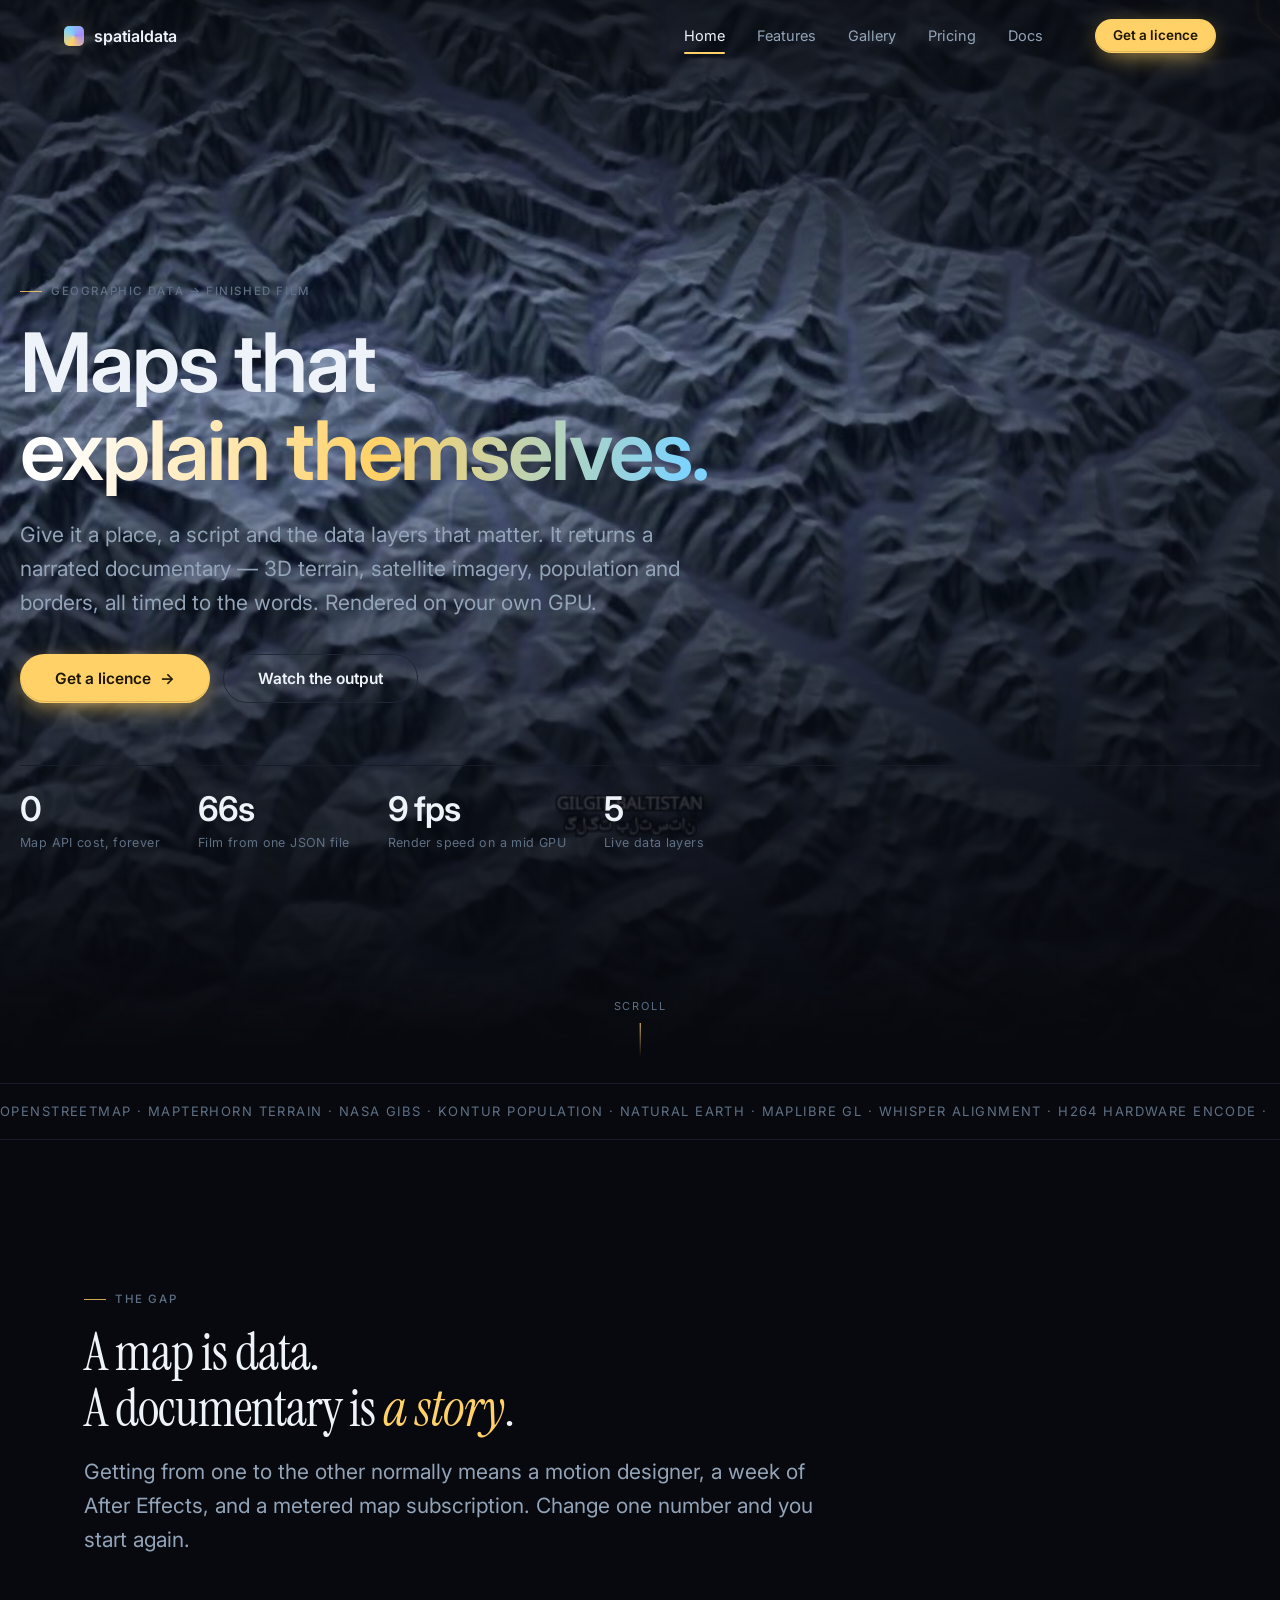
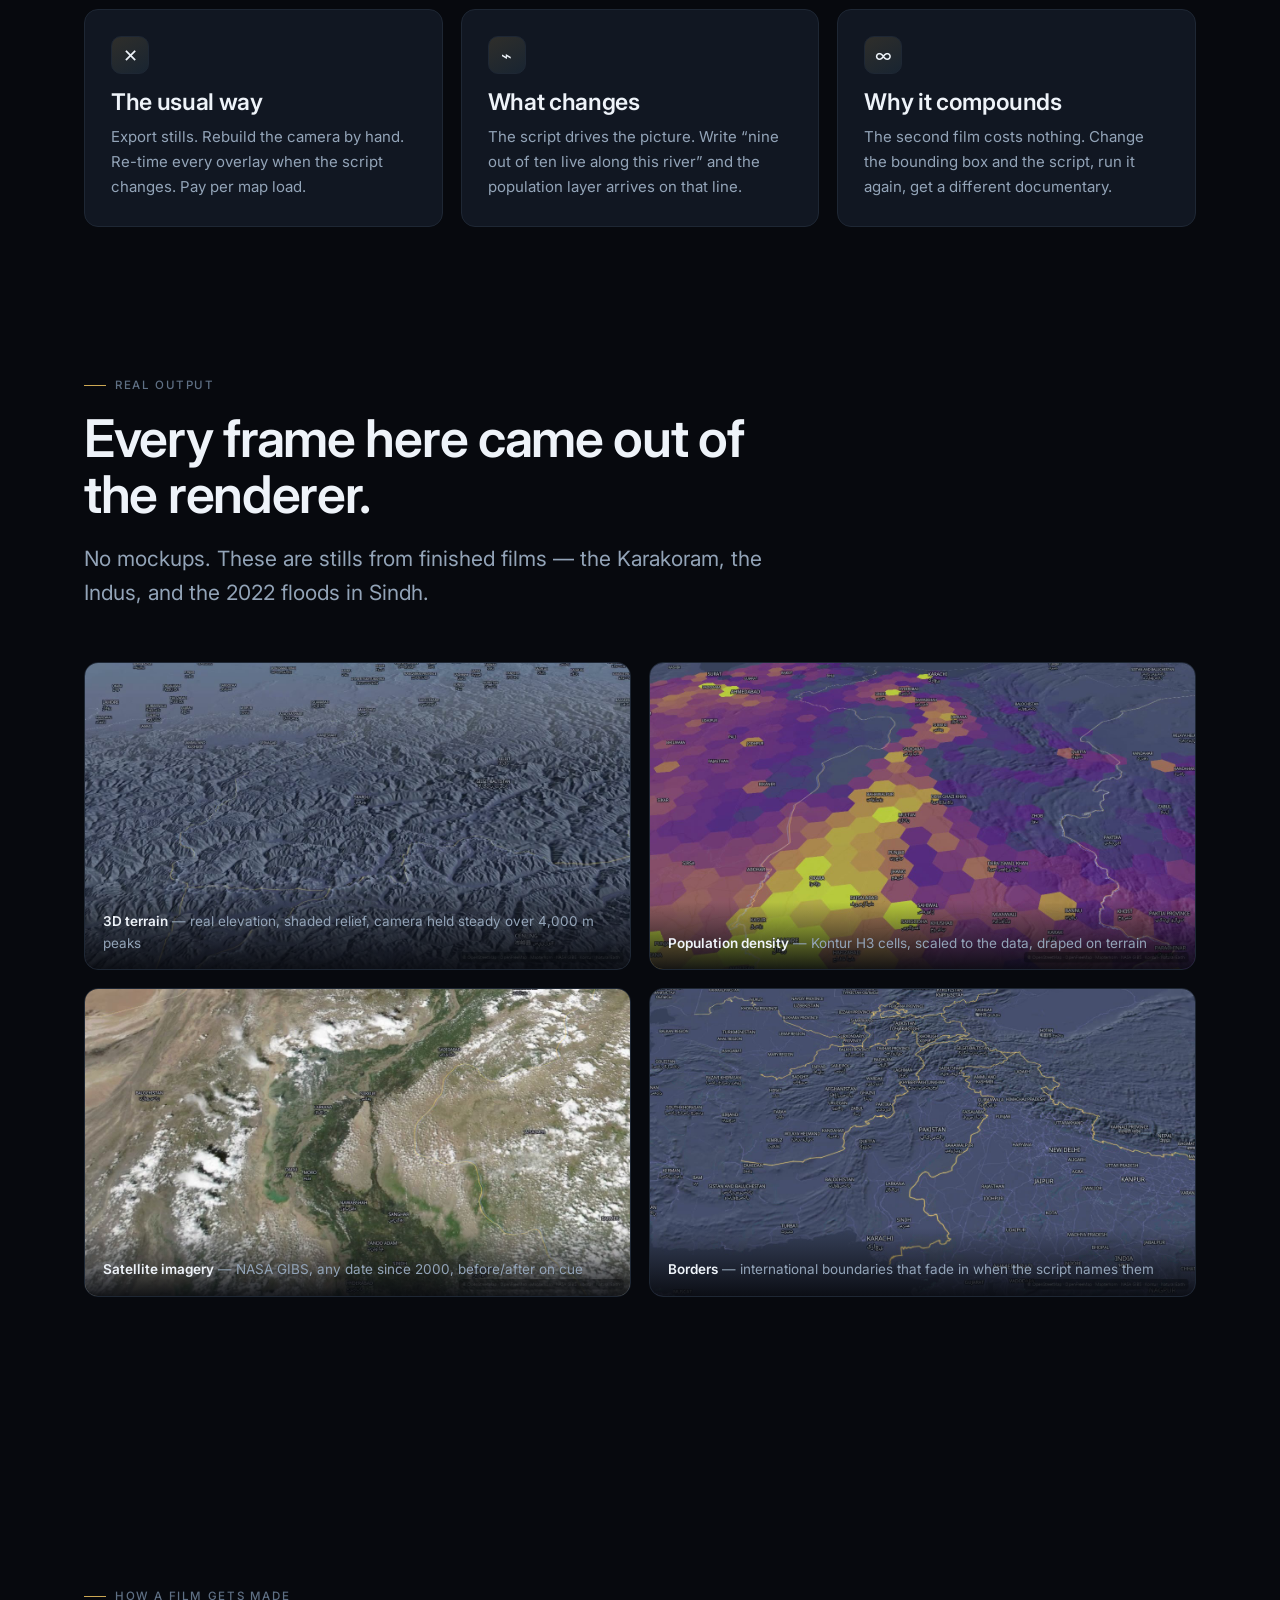
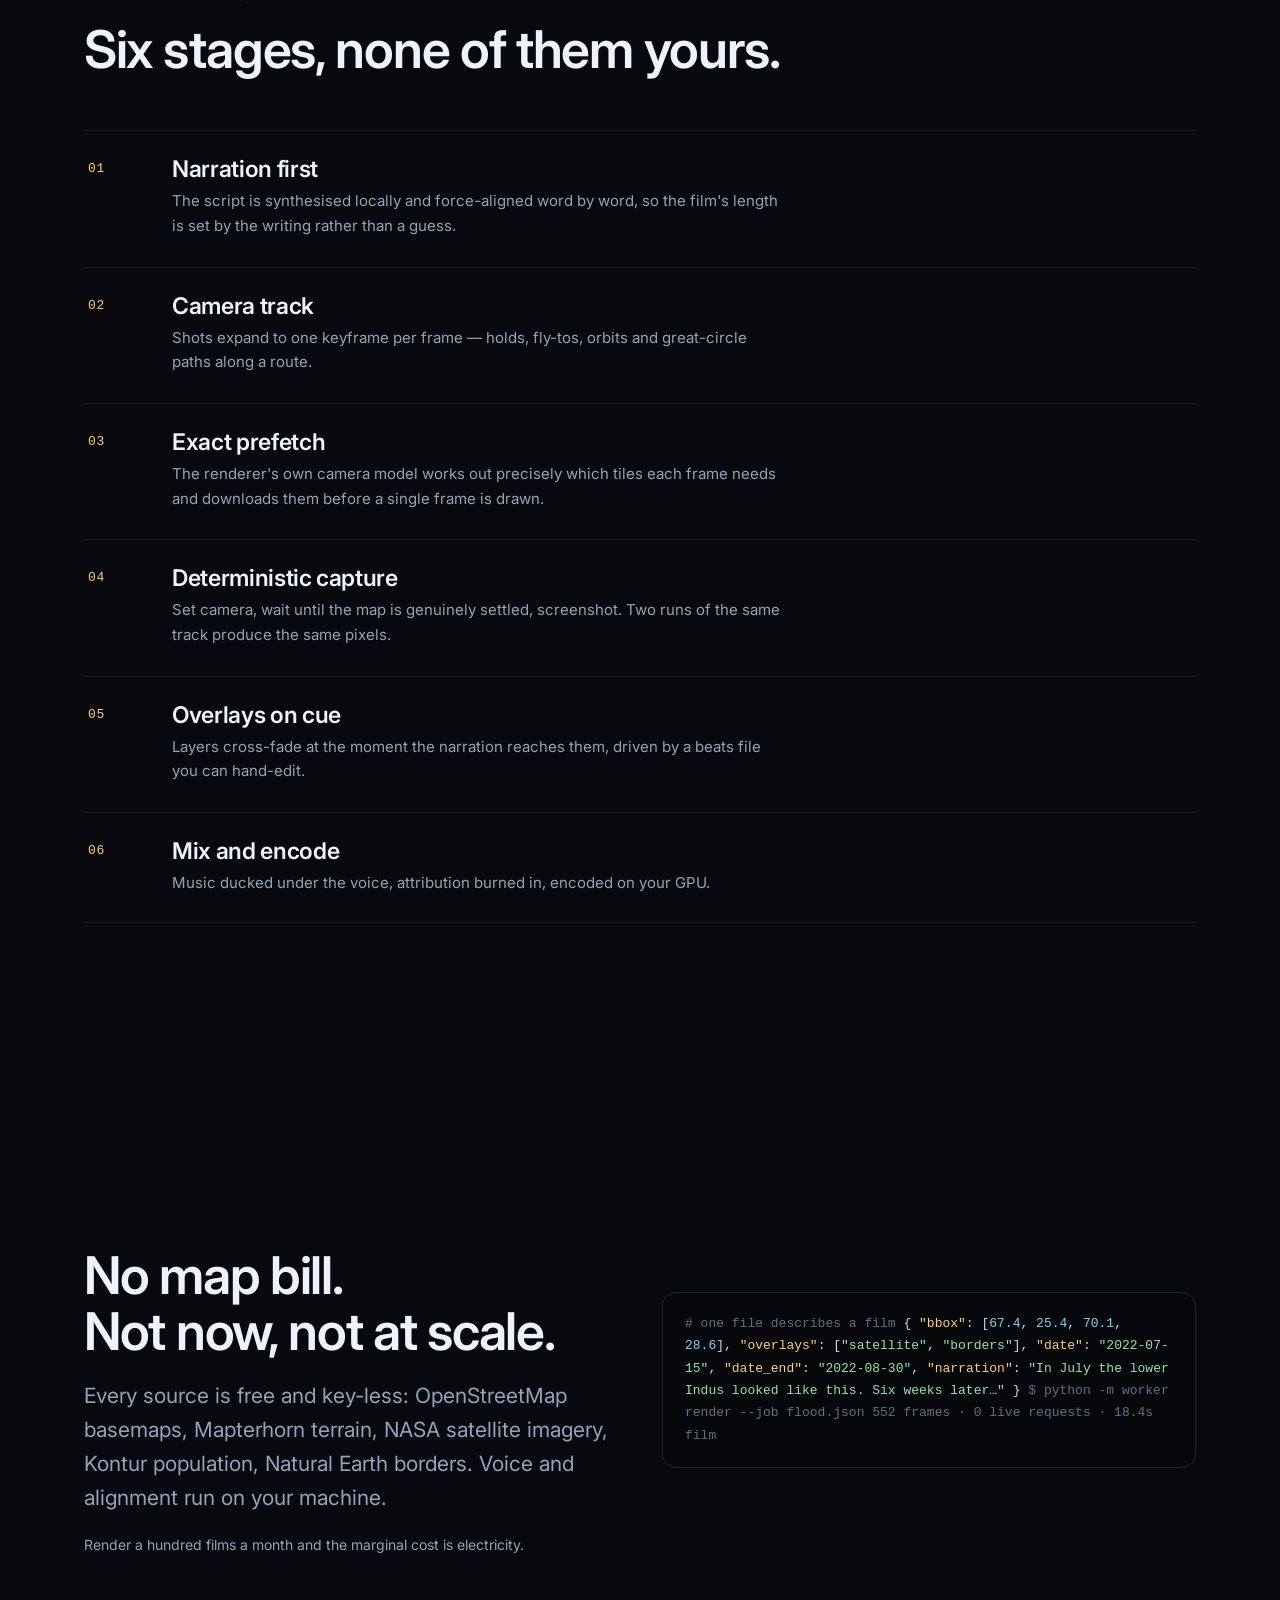
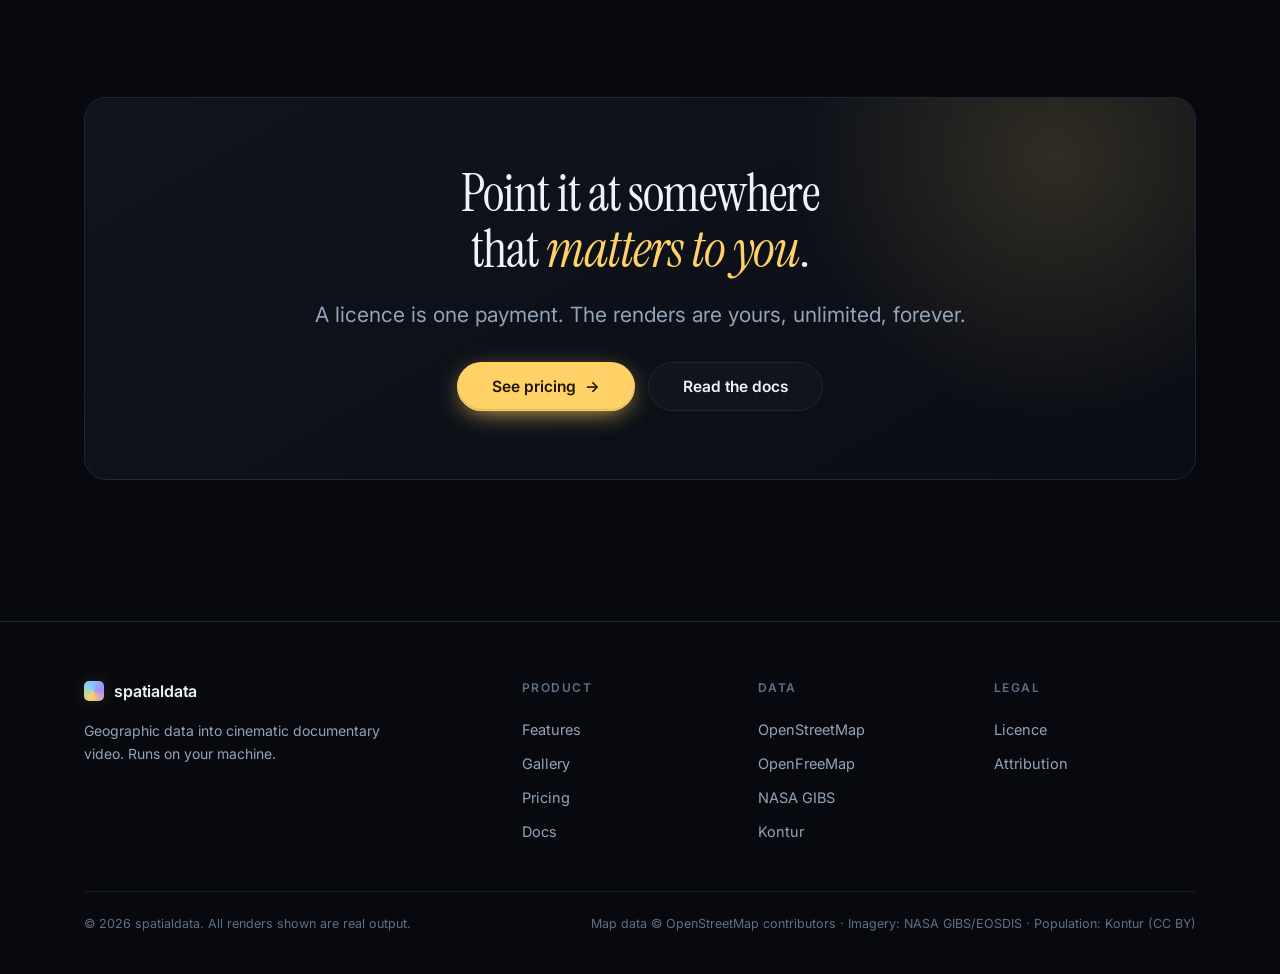
<file: site/index.html>
<!DOCTYPE html>
<html lang="en">
<head>
<meta charset="utf-8">
<meta name="viewport" content="width=device-width, initial-scale=1">
<title>spatialdata — turn maps into documentaries</title>
<meta name="description" content="Render cinematic documentary video from geographic data. 3D terrain flyovers, satellite imagery, population and border overlays, AI narration — on your own machine, with no paid map APIs.">

<link rel="icon" href="favicon.svg" type="image/svg+xml">
<meta property="og:type" content="website">
<meta property="og:title" content="spatialdata — turn maps into documentaries">
<meta property="og:description" content="Render cinematic documentary video from geographic data. 3D terrain, satellite imagery, population and borders, AI narration — no paid map APIs.">
<meta property="og:image" content="assets/img/hero-poster.jpg">
<meta name="twitter:card" content="summary_large_image">
<meta name="twitter:title" content="spatialdata — turn maps into documentaries">
<meta name="twitter:description" content="Render cinematic documentary video from geographic data. 3D terrain, satellite imagery, population and borders, AI narration — no paid map APIs.">
<meta name="twitter:image" content="assets/img/hero-poster.jpg">
<link rel="preconnect" href="https://fonts.googleapis.com">
<link rel="preconnect" href="https://fonts.gstatic.com" crossorigin>
<link href="https://fonts.googleapis.com/css2?family=Inter:wght@400;500;600&family=Instrument+Serif:ital@0;1&display=swap" rel="stylesheet">
<link rel="stylesheet" href="assets/css/site.css">
</head>
<body>

<header class="nav">
  <a class="brand" href="index.html"><span class="brand-mark"></span> spatialdata</a>
  <button class="nav-burger" aria-label="Menu" aria-expanded="false">≡</button>
  <nav class="nav-links">
    <a href="index.html">Home</a>
    <a href="features.html">Features</a>
    <a href="gallery.html">Gallery</a>
    <a href="pricing.html">Pricing</a>
    <a href="docs.html">Docs</a>
  </nav>
  <a class="btn btn-primary btn-sm nav-cta" href="pricing.html">Get a licence</a>
</header>

<!-- ============================================================== HERO -->
<section class="hero">
  <div class="hero-media">
    <video src="assets/video/hero-karakoram.mp4" poster="assets/img/hero-poster.jpg"
           muted loop playsinline autoplay preload="metadata" aria-hidden="true"></video>
  </div>
  <div class="wrap hero-inner">
    <span class="eyebrow">Geographic data → finished film</span>
    <h1 data-lines>Maps that<br><span class="grad-text">explain themselves.</span></h1>
    <p class="lede">
      Give it a place, a script and the data layers that matter. It returns a
      narrated documentary — 3D terrain, satellite imagery, population and
      borders, all timed to the words. Rendered on your own GPU.
    </p>
    <div class="hero-actions">
      <a class="btn btn-primary btn-lg" href="pricing.html">Get a licence <span class="arr">→</span></a>
      <a class="btn btn-ghost btn-lg" href="gallery.html">Watch the output</a>
    </div>

    <div class="hero-stats">
      <div><div class="stat-n"><span data-count="0" data-suffix="">0</span></div>
           <div class="stat-l">Map API cost, forever</div></div>
      <div><div class="stat-n"><span data-count="66" data-suffix="s">0</span></div>
           <div class="stat-l">Film from one JSON file</div></div>
      <div><div class="stat-n"><span data-count="9" data-suffix=" fps">0</span></div>
           <div class="stat-l">Render speed on a mid GPU</div></div>
      <div><div class="stat-n"><span data-count="5" data-suffix="">0</span></div>
           <div class="stat-l">Live data layers</div></div>
    </div>
  </div>
  <div class="scroll-hint"><span>Scroll</span><i></i></div>
</section>

<!-- =========================================================== MARQUEE -->
<div class="marquee" aria-hidden="true">
  <div class="marquee-row">
    <span>OpenStreetMap · Mapterhorn terrain · NASA GIBS · Kontur population · Natural Earth · MapLibre GL · Whisper alignment · h264 hardware encode ·</span>
    <span>OpenStreetMap · Mapterhorn terrain · NASA GIBS · Kontur population · Natural Earth · MapLibre GL · Whisper alignment · h264 hardware encode ·</span>
  </div>
</div>

<!-- ============================================================ PROBLEM -->
<section>
  <div class="wrap">
    <div class="sec-head">
      <span class="eyebrow" data-rise>The gap</span>
      <h2 data-rise class="display">A map is data.<br>A documentary is <em>a story</em>.</h2>
      <p class="lede" data-rise>
        Getting from one to the other normally means a motion designer, a week
        of After Effects, and a metered map subscription. Change one number and
        you start again.
      </p>
    </div>

    <div class="grid g3">
      <article class="card" data-rise>
        <div class="card-ico">✕</div>
        <h3>The usual way</h3>
        <p>Export stills. Rebuild the camera by hand. Re-time every overlay when
           the script changes. Pay per map load.</p>
      </article>
      <article class="card" data-rise>
        <div class="card-ico">⌁</div>
        <h3>What changes</h3>
        <p>The script drives the picture. Write “nine out of ten live along this
           river” and the population layer arrives on that line.</p>
      </article>
      <article class="card" data-rise>
        <div class="card-ico">∞</div>
        <h3>Why it compounds</h3>
        <p>The second film costs nothing. Change the bounding box and the script,
           run it again, get a different documentary.</p>
      </article>
    </div>
  </div>
</section>

<!-- ============================================================== SHOTS -->
<section style="padding-top:0">
  <div class="wrap">
    <div class="sec-head">
      <span class="eyebrow" data-rise>Real output</span>
      <h2 data-rise>Every frame here came out of the renderer.</h2>
      <p class="lede" data-rise>No mockups. These are stills from finished films — the
        Karakoram, the Indus, and the 2022 floods in Sindh.</p>
    </div>

    <div class="grid g2">
      <figure class="shot" data-scale>
        <img src="assets/img/shot-terrain.jpg" alt="3D terrain flyover of the Karakoram" loading="lazy">
        <figcaption><b>3D terrain</b> — real elevation, shaded relief, camera held steady over 4,000 m peaks</figcaption>
      </figure>
      <figure class="shot" data-scale>
        <img src="assets/img/shot-population.jpg" alt="Population density overlay across Punjab" loading="lazy">
        <figcaption><b>Population density</b> — Kontur H3 cells, scaled to the data, draped on terrain</figcaption>
      </figure>
      <figure class="shot" data-scale>
        <img src="assets/img/shot-satellite.jpg" alt="Satellite imagery of flooded Sindh" loading="lazy">
        <figcaption><b>Satellite imagery</b> — NASA GIBS, any date since 2000, before/after on cue</figcaption>
      </figure>
      <figure class="shot" data-scale>
        <img src="assets/img/shot-borders.jpg" alt="International borders drawn over terrain" loading="lazy">
        <figcaption><b>Borders</b> — international boundaries that fade in when the script names them</figcaption>
      </figure>
    </div>
  </div>
</section>

<!-- =============================================================== FLOW -->
<section>
  <div class="wrap">
    <div class="sec-head">
      <span class="eyebrow" data-rise>How a film gets made</span>
      <h2 data-rise>Six stages, none of them yours.</h2>
    </div>

    <div class="steps">
      <div class="step" data-rise><div><h3>Narration first</h3>
        <p>The script is synthesised locally and force-aligned word by word, so the
           film's length is set by the writing rather than a guess.</p></div></div>
      <div class="step" data-rise><div><h3>Camera track</h3>
        <p>Shots expand to one keyframe per frame — holds, fly-tos, orbits and
           great-circle paths along a route.</p></div></div>
      <div class="step" data-rise><div><h3>Exact prefetch</h3>
        <p>The renderer's own camera model works out precisely which tiles each
           frame needs and downloads them before a single frame is drawn.</p></div></div>
      <div class="step" data-rise><div><h3>Deterministic capture</h3>
        <p>Set camera, wait until the map is genuinely settled, screenshot. Two runs
           of the same track produce the same pixels.</p></div></div>
      <div class="step" data-rise><div><h3>Overlays on cue</h3>
        <p>Layers cross-fade at the moment the narration reaches them, driven by a
           beats file you can hand-edit.</p></div></div>
      <div class="step" data-rise><div><h3>Mix and encode</h3>
        <p>Music ducked under the voice, attribution burned in, encoded on your GPU.</p></div></div>
    </div>
  </div>
</section>

<!-- ============================================================ ZERO API -->
<section>
  <div class="wrap">
    <div class="grid g2" style="gap:44px;align-items:center">
      <div>
        <span class="eyebrow" data-rise>The economics</span>
        <h2 data-rise style="margin:16px 0 18px">No map bill.<br>Not now, not at scale.</h2>
        <p class="lede" data-rise>
          Every source is free and key-less: OpenStreetMap basemaps, Mapterhorn
          terrain, NASA satellite imagery, Kontur population, Natural Earth
          borders. Voice and alignment run on your machine.
        </p>
        <p class="small" data-rise style="margin-top:18px">
          Render a hundred films a month and the marginal cost is electricity.
        </p>
      </div>
      <div class="code" data-scale>
<span class="c"># one file describes a film</span>
{
  <span class="k">"bbox"</span>: [<span class="n">67.4</span>, <span class="n">25.4</span>, <span class="n">70.1</span>, <span class="n">28.6</span>],
  <span class="k">"overlays"</span>: [<span class="s">"satellite"</span>, <span class="s">"borders"</span>],
  <span class="k">"date"</span>: <span class="s">"2022-07-15"</span>,
  <span class="k">"date_end"</span>: <span class="s">"2022-08-30"</span>,
  <span class="k">"narration"</span>: <span class="s">"In July the lower Indus</span>
      <span class="s">looked like this. Six weeks later…"</span>
}

<span class="c">$ python -m worker render --job flood.json</span>
<span class="c">  552 frames · 0 live requests · 18.4s film</span>
      </div>
    </div>
  </div>
</section>

<!-- ================================================================ CTA -->
<section style="padding-top:0">
  <div class="wrap">
    <div class="cta-band center" data-scale>
      <h2 class="display" style="position:relative">Point it at somewhere<br>that <em>matters to you</em>.</h2>
      <p class="lede" style="margin:20px auto 30px;position:relative">
        A licence is one payment. The renders are yours, unlimited, forever.
      </p>
      <div style="display:flex;gap:13px;justify-content:center;flex-wrap:wrap;position:relative">
        <a class="btn btn-primary btn-lg" href="pricing.html">See pricing <span class="arr">→</span></a>
        <a class="btn btn-ghost btn-lg" href="docs.html">Read the docs</a>
      </div>
    </div>
  </div>
</section>

<footer>
  <div class="wrap">
    <div class="foot-grid">
      <div>
        <a class="brand" href="index.html"><span class="brand-mark"></span> spatialdata</a>
        <p class="small" style="margin-top:14px;max-width:34ch">
          Geographic data into cinematic documentary video. Runs on your machine.
        </p>
      </div>
      <div><h4>Product</h4><nav>
        <a href="features.html">Features</a><a href="gallery.html">Gallery</a>
        <a href="pricing.html">Pricing</a><a href="docs.html">Docs</a></nav></div>
      <div><h4>Data</h4><nav>
        <a href="https://openstreetmap.org" rel="noopener">OpenStreetMap</a>
        <a href="https://openfreemap.org" rel="noopener">OpenFreeMap</a>
        <a href="https://nasa.gov" rel="noopener">NASA GIBS</a>
        <a href="https://data.humdata.org" rel="noopener">Kontur</a></nav></div>
      <div><h4>Legal</h4><nav>
        <a href="docs.html#licence">Licence</a><a href="docs.html#attribution">Attribution</a></nav></div>
    </div>
    <div class="foot-base">
      <span class="tiny">© <span data-year>2026</span> spatialdata. All renders shown are real output.</span>
      <span class="tiny">Map data © OpenStreetMap contributors · Imagery: NASA GIBS/EOSDIS · Population: Kontur (CC BY)</span>
    </div>
  </div>
</footer>

<script src="assets/js/site.js"></script>
</body>
</html>
</file>
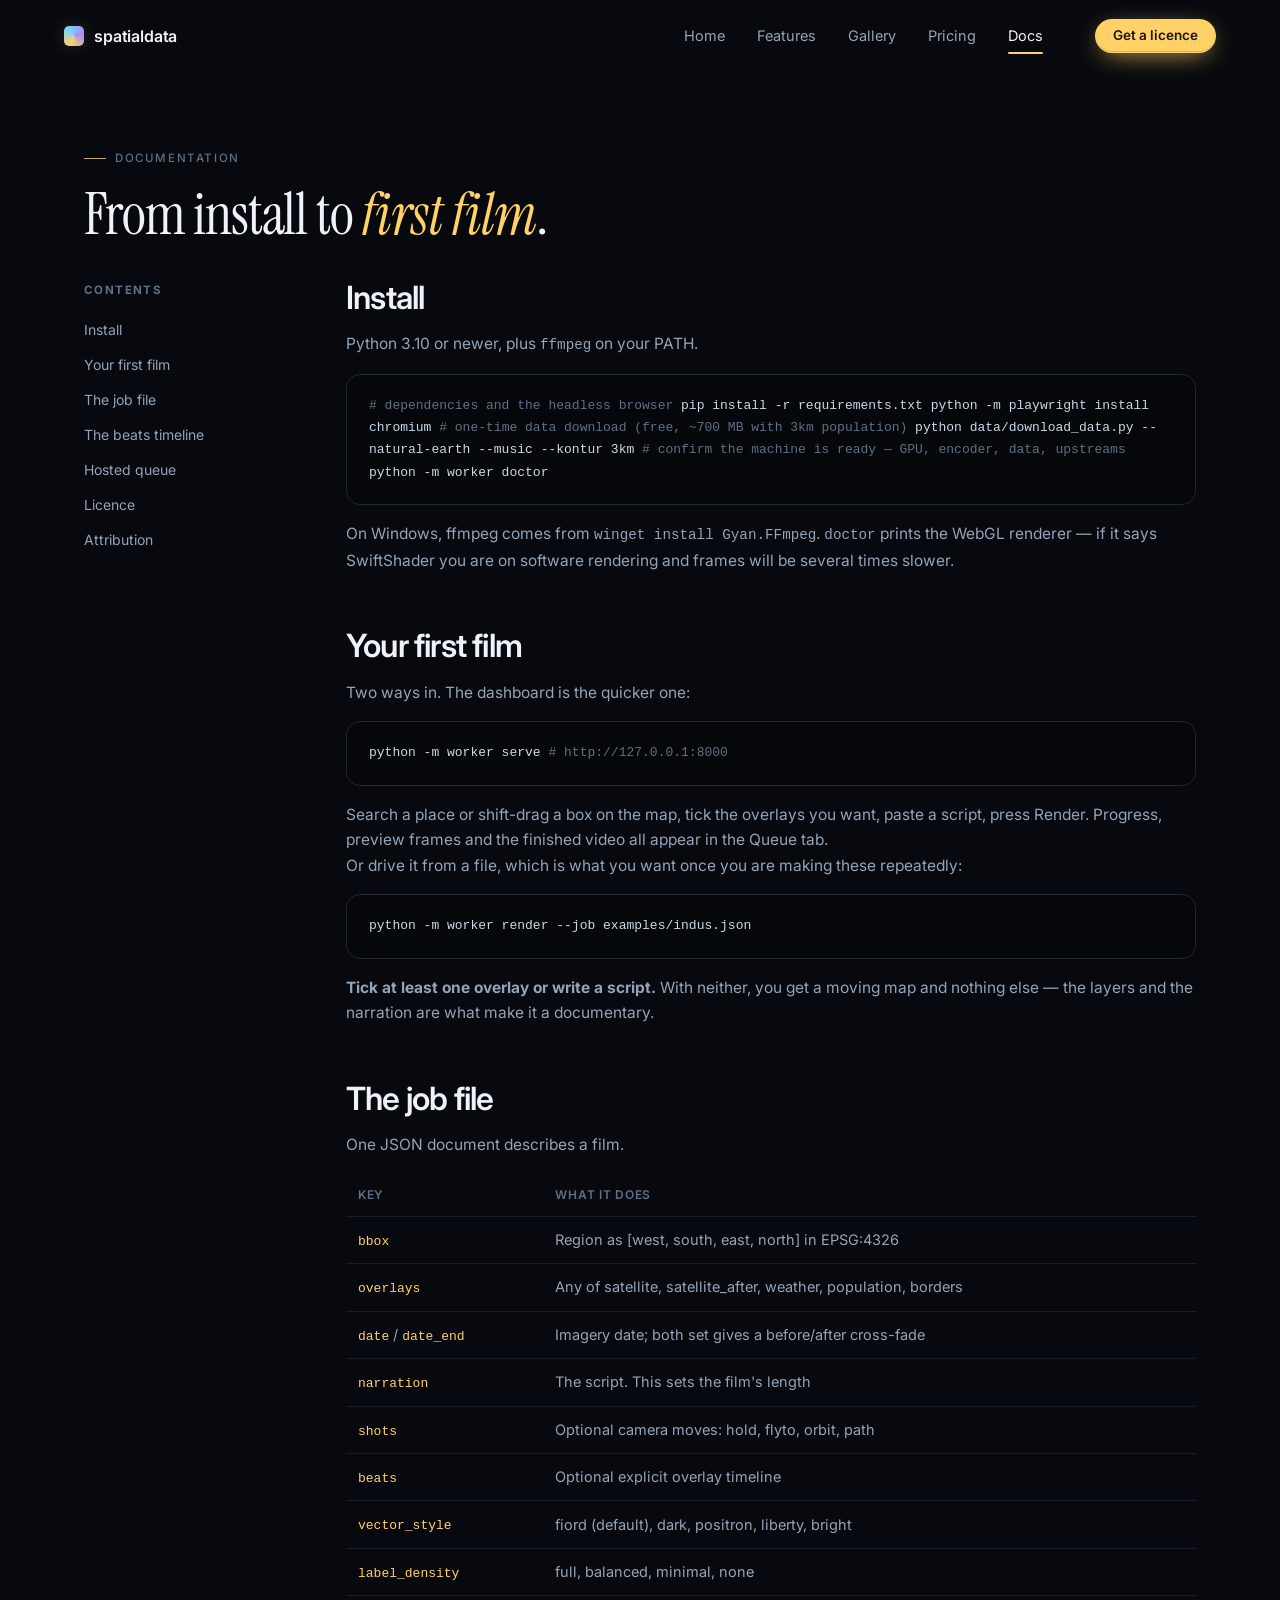
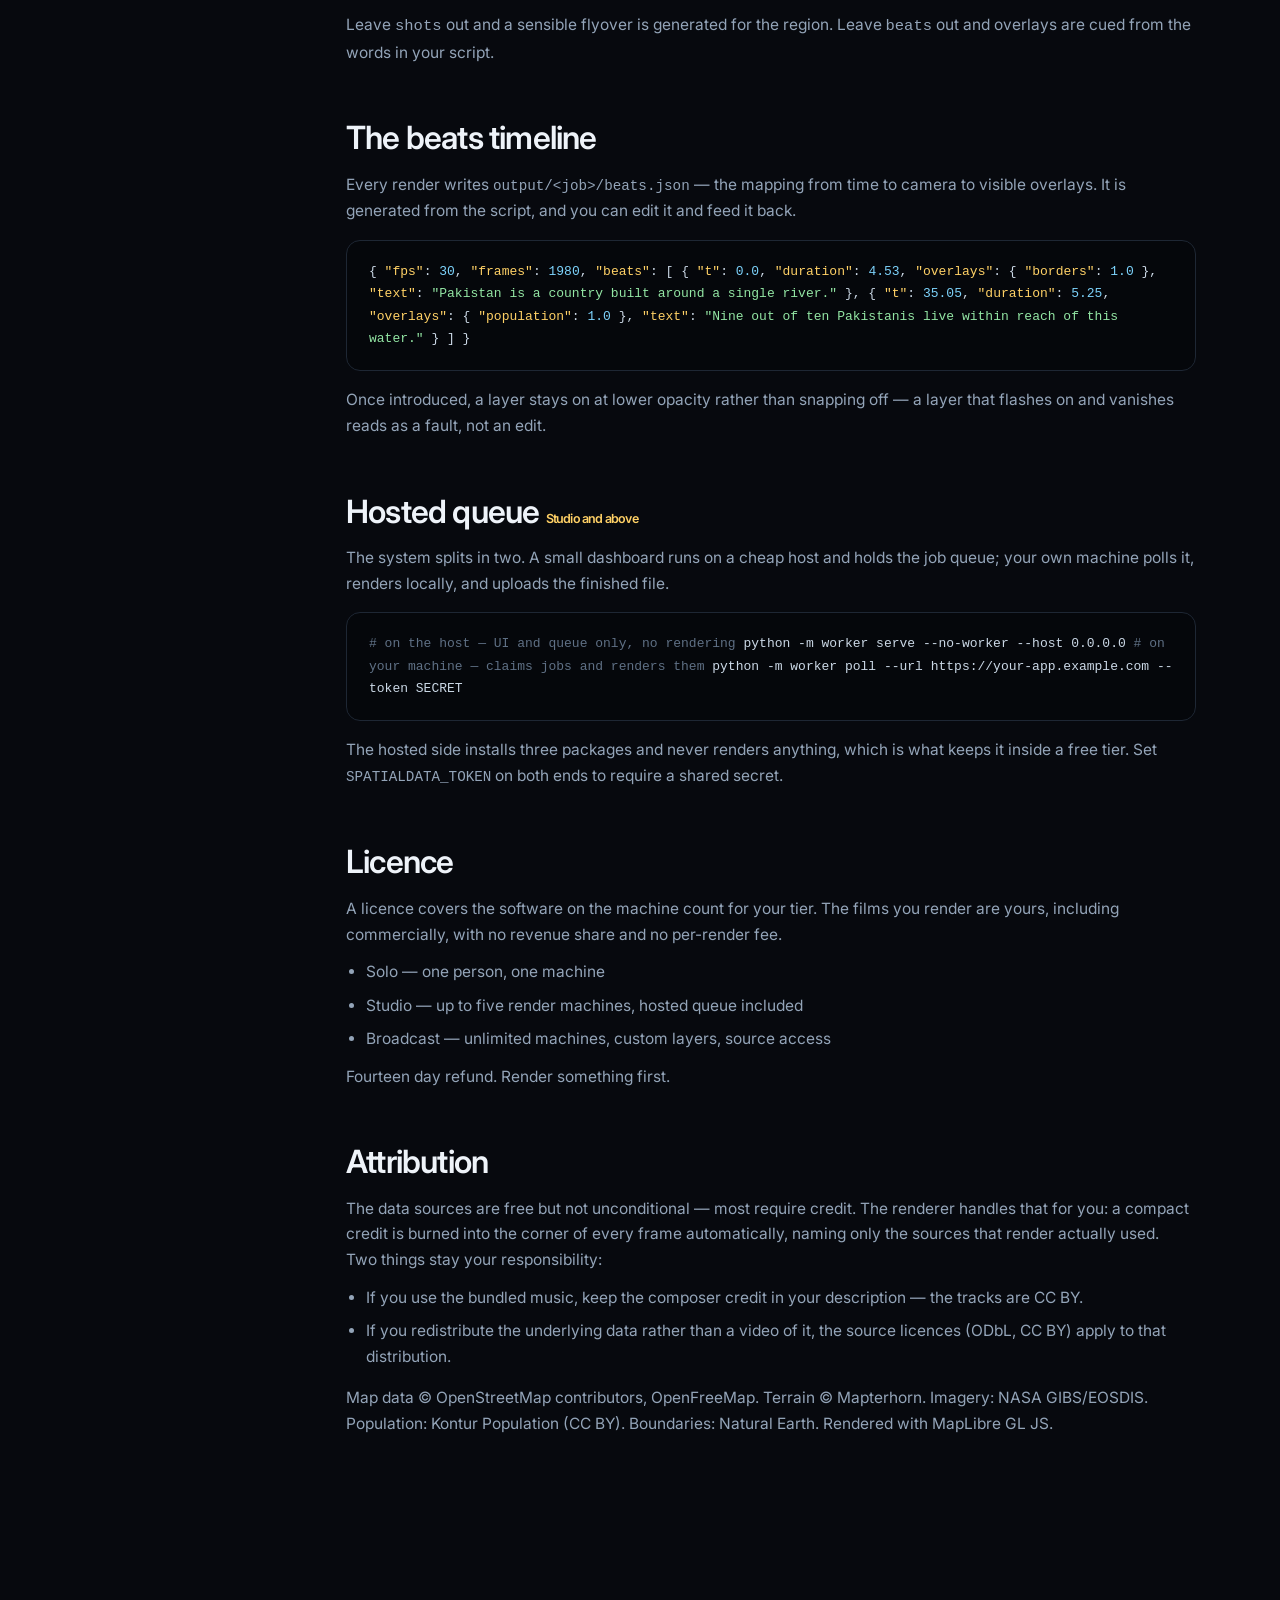
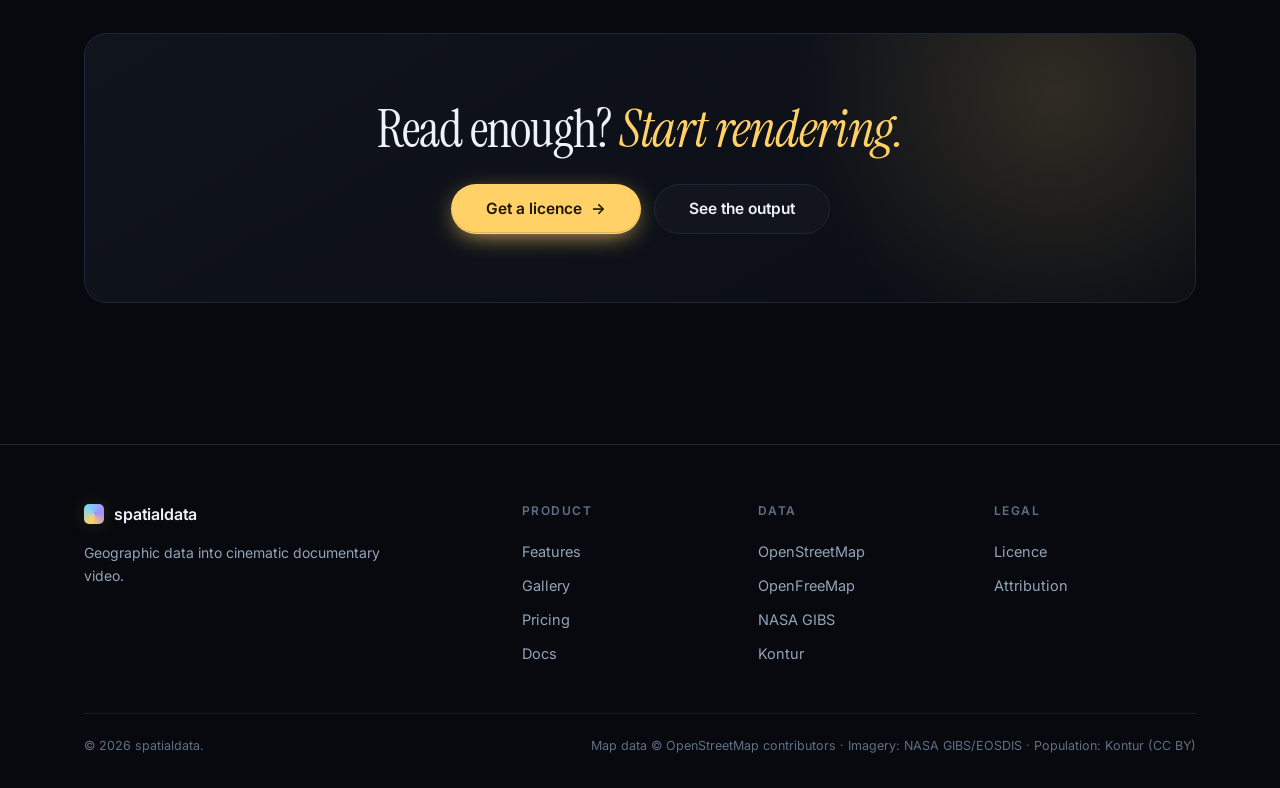
<file: site/docs.html>
<!DOCTYPE html>
<html lang="en">
<head>
<meta charset="utf-8">
<meta name="viewport" content="width=device-width, initial-scale=1">
<title>Docs — spatialdata</title>
<meta name="description" content="Install, render your first film, and understand the job file, the beats timeline, licensing and attribution.">

<link rel="icon" href="favicon.svg" type="image/svg+xml">
<meta property="og:type" content="website">
<meta property="og:title" content="Docs — spatialdata">
<meta property="og:description" content="Install, render your first film, and understand the job file, beats timeline, licensing and attribution.">
<meta property="og:image" content="assets/img/hero-poster.jpg">
<meta name="twitter:card" content="summary_large_image">
<meta name="twitter:title" content="Docs — spatialdata">
<meta name="twitter:description" content="Install, render your first film, and understand the job file, beats timeline, licensing and attribution.">
<meta name="twitter:image" content="assets/img/hero-poster.jpg">
<link rel="preconnect" href="https://fonts.googleapis.com">
<link rel="preconnect" href="https://fonts.gstatic.com" crossorigin>
<link href="https://fonts.googleapis.com/css2?family=Inter:wght@400;500;600&family=Instrument+Serif:ital@0;1&display=swap" rel="stylesheet">
<link rel="stylesheet" href="assets/css/site.css">
<style>
  .doc-layout { display:grid; grid-template-columns:210px 1fr; gap:52px; align-items:start; }
  @media (max-width:900px){ .doc-layout{ grid-template-columns:1fr; } .doc-side{ display:none; } }
  .doc-side { position:sticky; top:92px; }
  .doc-side h4 { font-size:11.5px; letter-spacing:.12em; text-transform:uppercase;
                 color:var(--text-faint); margin-bottom:12px; }
  .doc-side a { display:block; padding:6px 0; font-size:14px; color:var(--text-dim); transition:color .2s; }
  .doc-side a:hover { color:var(--accent); }
  .doc h2 { font-size:clamp(24px,3vw,32px); margin:0 0 16px; scroll-margin-top:96px; }
  .doc h3 { margin:30px 0 10px; }
  .doc p, .doc li { color:var(--text-dim); font-size:15.5px; }
  .doc ul { margin:12px 0 12px 20px; display:grid; gap:8px; }
  .doc section { padding:0 0 56px; }
  .doc .code { margin:16px 0; }
  table { width:100%; border-collapse:collapse; margin:16px 0; font-size:14.5px; }
  th, td { text-align:left; padding:11px 12px; border-bottom:1px solid var(--line-soft); }
  th { color:var(--text-faint); font-weight:600; font-size:12px; letter-spacing:.06em; text-transform:uppercase; }
  td { color:var(--text-dim); }
  td code { font-family:var(--mono); font-size:13px; color:var(--accent); }
</style>
</head>
<body>

<header class="nav">
  <a class="brand" href="index.html"><span class="brand-mark"></span> spatialdata</a>
  <button class="nav-burger" aria-label="Menu" aria-expanded="false">≡</button>
  <nav class="nav-links">
    <a href="index.html">Home</a><a href="features.html">Features</a>
    <a href="gallery.html">Gallery</a><a href="pricing.html">Pricing</a><a href="docs.html">Docs</a>
  </nav>
  <a class="btn btn-primary btn-sm nav-cta" href="pricing.html">Get a licence</a>
</header>

<section style="padding-top:140px;padding-bottom:34px">
  <div class="wrap">
    <span class="eyebrow" data-rise>Documentation</span>
    <h1 data-rise class="display" style="font-size:clamp(36px,5.4vw,58px);margin:16px 0 0">
      From install to <em>first film</em>.
    </h1>
  </div>
</section>

<section style="padding-top:0">
  <div class="wrap doc-layout">
    <aside class="doc-side">
      <h4>Contents</h4>
      <a href="#install">Install</a>
      <a href="#first">Your first film</a>
      <a href="#job">The job file</a>
      <a href="#beats">The beats timeline</a>
      <a href="#hosted">Hosted queue</a>
      <a href="#licence">Licence</a>
      <a href="#attribution">Attribution</a>
    </aside>

    <div class="doc">
      <section id="install" data-rise>
        <h2>Install</h2>
        <p>Python 3.10 or newer, plus <span class="mono">ffmpeg</span> on your PATH.</p>
        <div class="code">
<span class="c"># dependencies and the headless browser</span>
pip install -r requirements.txt
python -m playwright install chromium

<span class="c"># one-time data download (free, ~700 MB with 3km population)</span>
python data/download_data.py --natural-earth --music --kontur 3km

<span class="c"># confirm the machine is ready — GPU, encoder, data, upstreams</span>
python -m worker doctor
        </div>
        <p>On Windows, ffmpeg comes from <span class="mono">winget install Gyan.FFmpeg</span>.
           <span class="mono">doctor</span> prints the WebGL renderer — if it says SwiftShader
           you are on software rendering and frames will be several times slower.</p>
      </section>

      <section id="first" data-rise>
        <h2>Your first film</h2>
        <p>Two ways in. The dashboard is the quicker one:</p>
        <div class="code">python -m worker serve      <span class="c"># http://127.0.0.1:8000</span></div>
        <p>Search a place or shift-drag a box on the map, tick the overlays you want,
           paste a script, press Render. Progress, preview frames and the finished
           video all appear in the Queue tab.</p>
        <p>Or drive it from a file, which is what you want once you are making these
           repeatedly:</p>
        <div class="code">python -m worker render --job examples/indus.json</div>
        <p><b>Tick at least one overlay or write a script.</b> With neither, you get a
           moving map and nothing else — the layers and the narration are what make it
           a documentary.</p>
      </section>

      <section id="job" data-rise>
        <h2>The job file</h2>
        <p>One JSON document describes a film.</p>
        <table>
          <tr><th>Key</th><th>What it does</th></tr>
          <tr><td><code>bbox</code></td><td>Region as [west, south, east, north] in EPSG:4326</td></tr>
          <tr><td><code>overlays</code></td><td>Any of satellite, satellite_after, weather, population, borders</td></tr>
          <tr><td><code>date</code> / <code>date_end</code></td><td>Imagery date; both set gives a before/after cross-fade</td></tr>
          <tr><td><code>narration</code></td><td>The script. This sets the film's length</td></tr>
          <tr><td><code>shots</code></td><td>Optional camera moves: hold, flyto, orbit, path</td></tr>
          <tr><td><code>beats</code></td><td>Optional explicit overlay timeline</td></tr>
          <tr><td><code>vector_style</code></td><td>fiord (default), dark, positron, liberty, bright</td></tr>
          <tr><td><code>label_density</code></td><td>full, balanced, minimal, none</td></tr>
        </table>
        <p>Leave <code>shots</code> out and a sensible flyover is generated for the region.
           Leave <code>beats</code> out and overlays are cued from the words in your script.</p>
      </section>

      <section id="beats" data-rise>
        <h2>The beats timeline</h2>
        <p>Every render writes <span class="mono">output/&lt;job&gt;/beats.json</span> —
           the mapping from time to camera to visible overlays. It is generated from the
           script, and you can edit it and feed it back.</p>
        <div class="code">
{
  <span class="k">"fps"</span>: <span class="n">30</span>, <span class="k">"frames"</span>: <span class="n">1980</span>,
  <span class="k">"beats"</span>: [
    { <span class="k">"t"</span>: <span class="n">0.0</span>, <span class="k">"duration"</span>: <span class="n">4.53</span>,
      <span class="k">"overlays"</span>: { <span class="k">"borders"</span>: <span class="n">1.0</span> },
      <span class="k">"text"</span>: <span class="s">"Pakistan is a country built around a single river."</span> },
    { <span class="k">"t"</span>: <span class="n">35.05</span>, <span class="k">"duration"</span>: <span class="n">5.25</span>,
      <span class="k">"overlays"</span>: { <span class="k">"population"</span>: <span class="n">1.0</span> },
      <span class="k">"text"</span>: <span class="s">"Nine out of ten Pakistanis live within reach of this water."</span> }
  ]
}
        </div>
        <p>Once introduced, a layer stays on at lower opacity rather than snapping off —
           a layer that flashes on and vanishes reads as a fault, not an edit.</p>
      </section>

      <section id="hosted" data-rise>
        <h2>Hosted queue <span class="tiny" style="color:var(--accent)">Studio and above</span></h2>
        <p>The system splits in two. A small dashboard runs on a cheap host and holds
           the job queue; your own machine polls it, renders locally, and uploads the
           finished file.</p>
        <div class="code">
<span class="c"># on the host — UI and queue only, no rendering</span>
python -m worker serve --no-worker --host 0.0.0.0

<span class="c"># on your machine — claims jobs and renders them</span>
python -m worker poll --url https://your-app.example.com --token SECRET
        </div>
        <p>The hosted side installs three packages and never renders anything, which is
           what keeps it inside a free tier. Set <span class="mono">SPATIALDATA_TOKEN</span>
           on both ends to require a shared secret.</p>
      </section>

      <section id="licence" data-rise>
        <h2>Licence</h2>
        <p>A licence covers the software on the machine count for your tier. The films
           you render are yours, including commercially, with no revenue share and no
           per-render fee.</p>
        <ul>
          <li>Solo — one person, one machine</li>
          <li>Studio — up to five render machines, hosted queue included</li>
          <li>Broadcast — unlimited machines, custom layers, source access</li>
        </ul>
        <p>Fourteen day refund. Render something first.</p>
      </section>

      <section id="attribution" data-rise>
        <h2>Attribution</h2>
        <p>The data sources are free but not unconditional — most require credit. The
           renderer handles that for you: a compact credit is burned into the corner of
           every frame automatically, naming only the sources that render actually used.</p>
        <p>Two things stay your responsibility:</p>
        <ul>
          <li>If you use the bundled music, keep the composer credit in your description
              — the tracks are CC BY.</li>
          <li>If you redistribute the underlying data rather than a video of it, the
              source licences (ODbL, CC BY) apply to that distribution.</li>
        </ul>
        <p class="small" style="margin-top:16px">
          Map data © OpenStreetMap contributors, OpenFreeMap. Terrain © Mapterhorn.
          Imagery: NASA GIBS/EOSDIS. Population: Kontur Population (CC BY).
          Boundaries: Natural Earth. Rendered with MapLibre GL JS.
        </p>
      </section>
    </div>
  </div>
</section>

<section style="padding-top:0">
  <div class="wrap">
    <div class="cta-band center" data-scale>
      <h2 class="display" style="position:relative">Read enough? <em>Start rendering.</em></h2>
      <div style="display:flex;gap:13px;justify-content:center;flex-wrap:wrap;margin-top:26px;position:relative">
        <a class="btn btn-primary btn-lg" href="pricing.html">Get a licence <span class="arr">→</span></a>
        <a class="btn btn-ghost btn-lg" href="gallery.html">See the output</a>
      </div>
    </div>
  </div>
</section>

<footer>
  <div class="wrap">
    <div class="foot-grid">
      <div><a class="brand" href="index.html"><span class="brand-mark"></span> spatialdata</a>
        <p class="small" style="margin-top:14px;max-width:34ch">Geographic data into cinematic documentary video.</p></div>
      <div><h4>Product</h4><nav><a href="features.html">Features</a><a href="gallery.html">Gallery</a>
        <a href="pricing.html">Pricing</a><a href="docs.html">Docs</a></nav></div>
      <div><h4>Data</h4><nav><a href="https://openstreetmap.org" rel="noopener">OpenStreetMap</a>
        <a href="https://openfreemap.org" rel="noopener">OpenFreeMap</a>
        <a href="https://nasa.gov" rel="noopener">NASA GIBS</a>
        <a href="https://data.humdata.org" rel="noopener">Kontur</a></nav></div>
      <div><h4>Legal</h4><nav><a href="docs.html#licence">Licence</a><a href="docs.html#attribution">Attribution</a></nav></div>
    </div>
    <div class="foot-base">
      <span class="tiny">© <span data-year>2026</span> spatialdata.</span>
      <span class="tiny">Map data © OpenStreetMap contributors · Imagery: NASA GIBS/EOSDIS · Population: Kontur (CC BY)</span>
    </div>
  </div>
</footer>

<script src="assets/js/site.js"></script>
</body>
</html>
</file>
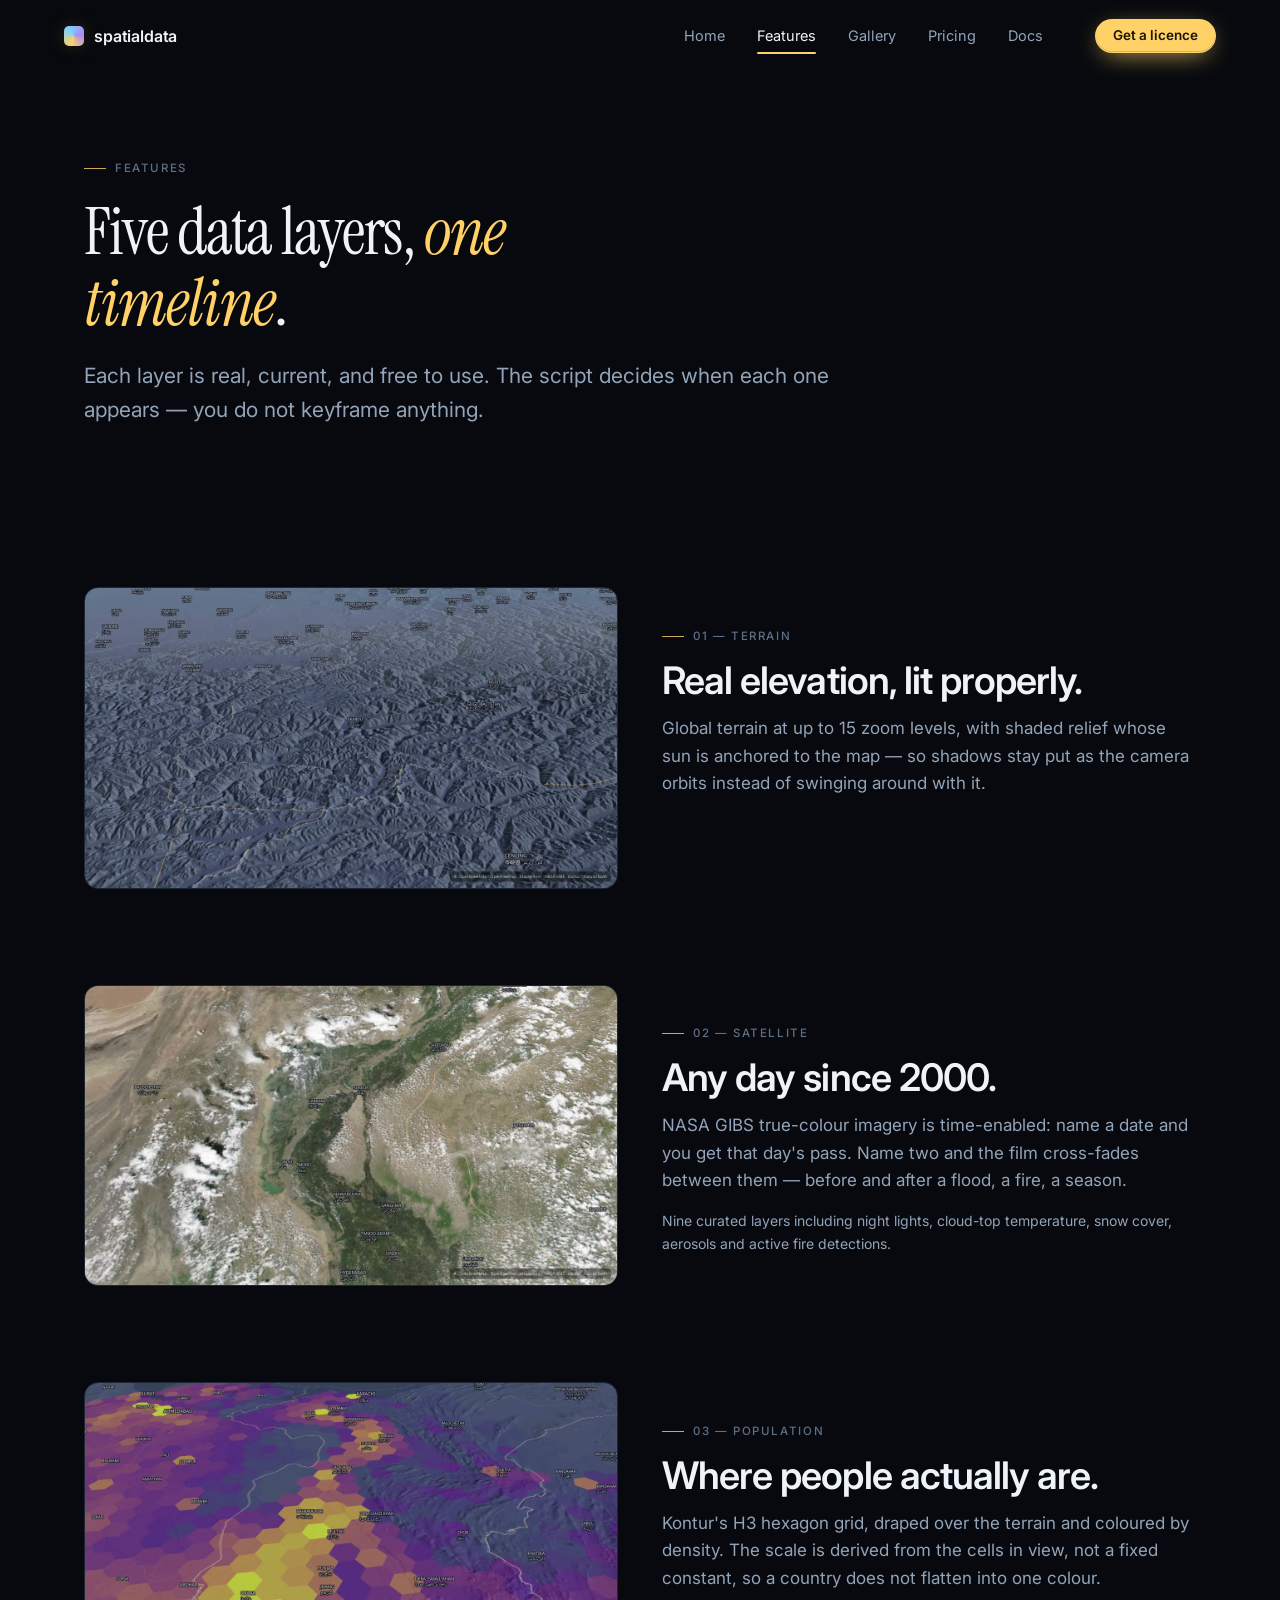
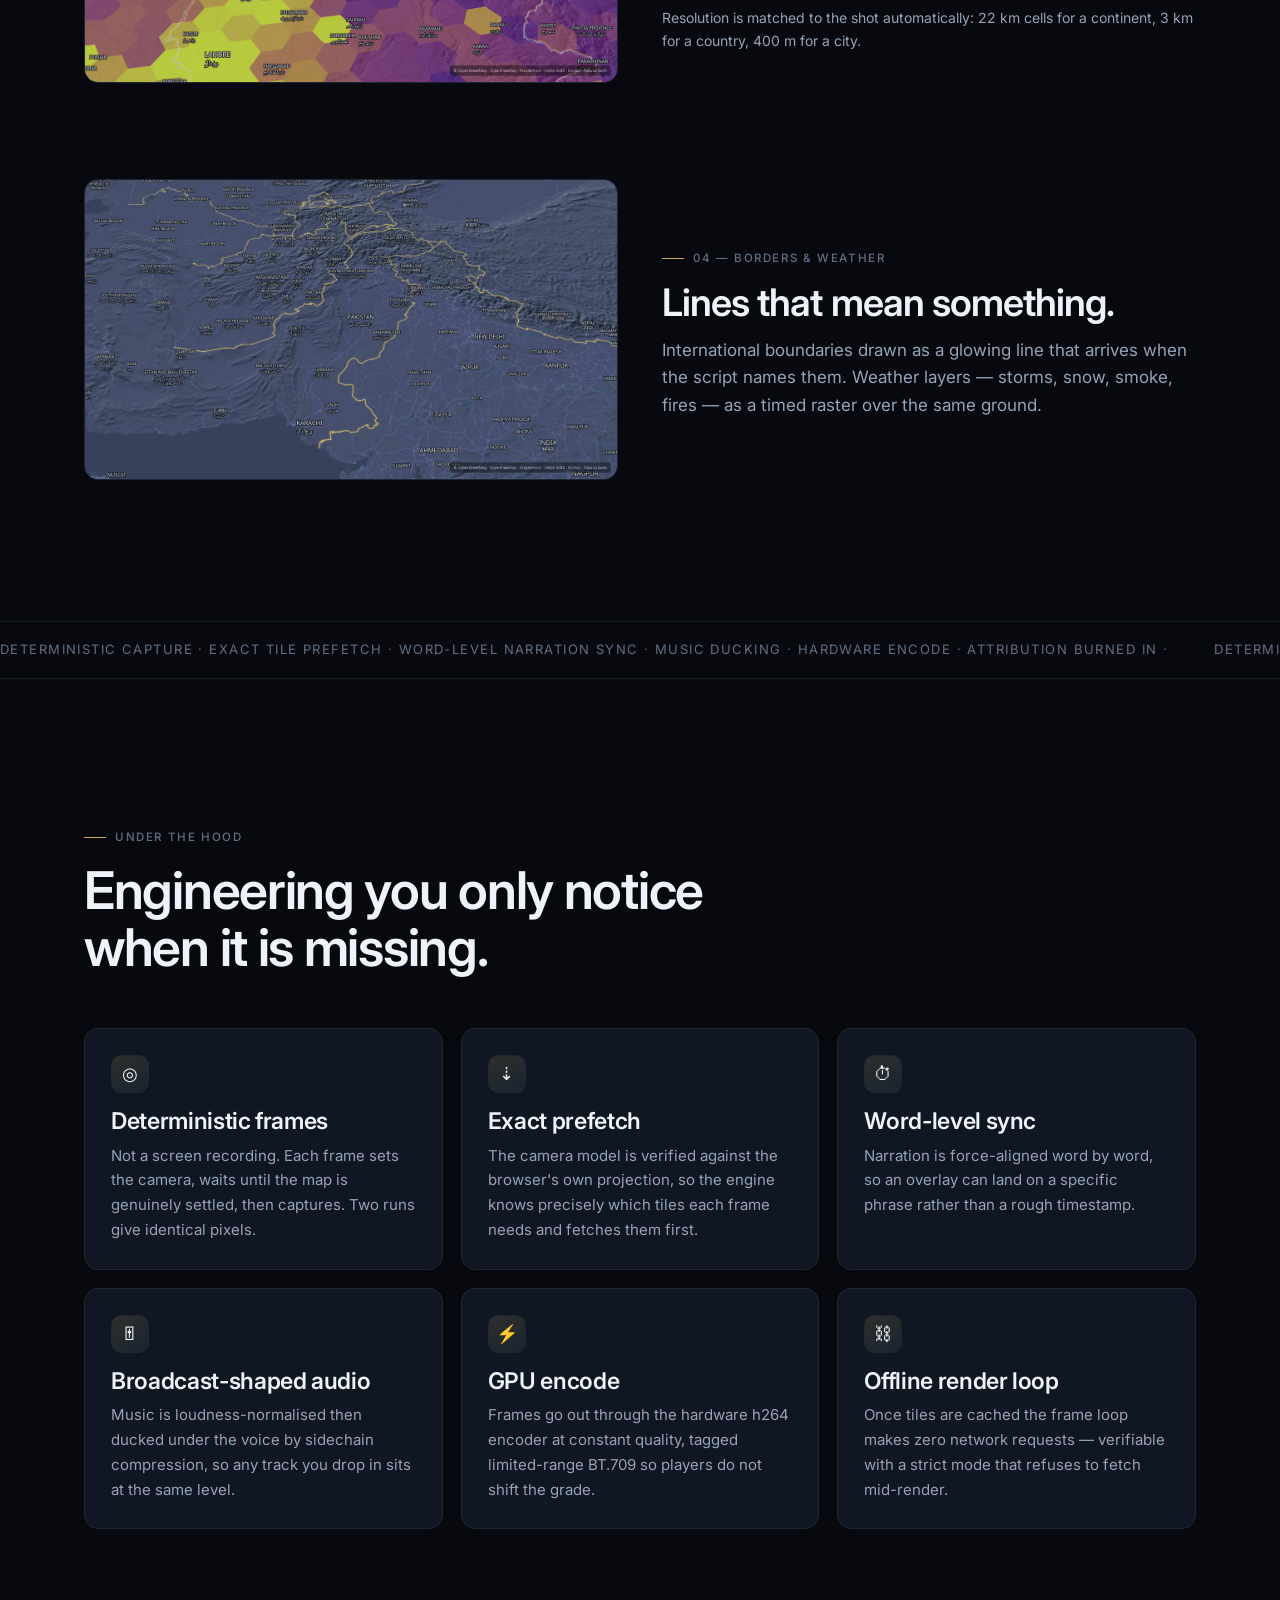
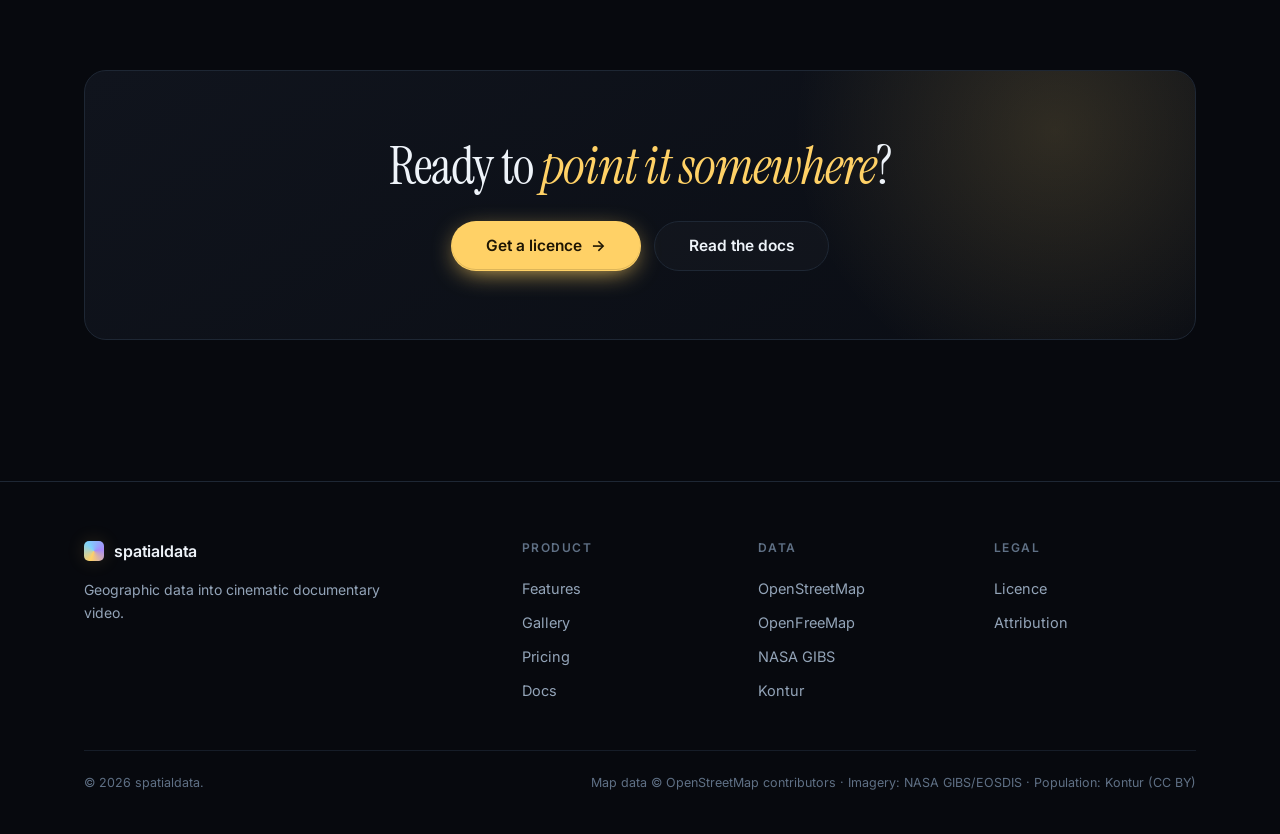
<file: site/features.html>
<!DOCTYPE html>
<html lang="en">
<head>
<meta charset="utf-8">
<meta name="viewport" content="width=device-width, initial-scale=1">
<title>Features — spatialdata</title>
<meta name="description" content="3D terrain, satellite imagery, population density, borders and weather — timed to your narration and rendered deterministically on your own GPU.">

<link rel="icon" href="favicon.svg" type="image/svg+xml">
<meta property="og:type" content="website">
<meta property="og:title" content="Features — spatialdata">
<meta property="og:description" content="Five free data layers on one timeline: terrain, satellite, population, borders and weather, cued by your script.">
<meta property="og:image" content="assets/img/hero-poster.jpg">
<meta name="twitter:card" content="summary_large_image">
<meta name="twitter:title" content="Features — spatialdata">
<meta name="twitter:description" content="Five free data layers on one timeline: terrain, satellite, population, borders and weather, cued by your script.">
<meta name="twitter:image" content="assets/img/hero-poster.jpg">
<link rel="preconnect" href="https://fonts.googleapis.com">
<link rel="preconnect" href="https://fonts.gstatic.com" crossorigin>
<link href="https://fonts.googleapis.com/css2?family=Inter:wght@400;500;600&family=Instrument+Serif:ital@0;1&display=swap" rel="stylesheet">
<link rel="stylesheet" href="assets/css/site.css">
</head>
<body>

<header class="nav">
  <a class="brand" href="index.html"><span class="brand-mark"></span> spatialdata</a>
  <button class="nav-burger" aria-label="Menu" aria-expanded="false">≡</button>
  <nav class="nav-links">
    <a href="index.html">Home</a><a href="features.html">Features</a>
    <a href="gallery.html">Gallery</a><a href="pricing.html">Pricing</a><a href="docs.html">Docs</a>
  </nav>
  <a class="btn btn-primary btn-sm nav-cta" href="pricing.html">Get a licence</a>
</header>

<section style="padding-top:150px">
  <div class="wrap">
    <span class="eyebrow" data-rise>Features</span>
    <h1 data-rise class="display" style="font-size:clamp(38px,6vw,66px);margin:18px 0 20px;max-width:20ch">
      Five data layers, <em>one timeline</em>.
    </h1>
    <p class="lede" data-rise>
      Each layer is real, current, and free to use. The script decides when each
      one appears — you do not keyframe anything.
    </p>
  </div>
</section>

<section style="padding-top:20px">
  <div class="wrap">
    <div class="grid g2" style="gap:44px;align-items:center;margin-bottom:96px">
      <figure class="shot" data-scale>
        <img src="assets/img/shot-terrain.jpg" alt="3D terrain with shaded relief" loading="lazy"></figure>
      <div>
        <span class="eyebrow" data-rise>01 — Terrain</span>
        <h2 data-rise style="font-size:clamp(26px,3.2vw,38px);margin:14px 0 14px">Real elevation, lit properly.</h2>
        <p class="lede" data-rise style="font-size:17px">
          Global terrain at up to 15 zoom levels, with shaded relief whose sun is
          anchored to the map — so shadows stay put as the camera orbits instead of
          swinging around with it.
        </p>
        <p class="small" data-rise style="margin-top:14px">
          The camera height is smoothed against the terrain profile, so it rises over
          a mountain range without lurching at every ridge.
        </p>
      </div>
    </div>

    <div class="grid g2" style="gap:44px;align-items:center;margin-bottom:96px">
      <div style="order:2">
        <span class="eyebrow" data-rise>02 — Satellite</span>
        <h2 data-rise style="font-size:clamp(26px,3.2vw,38px);margin:14px 0 14px">Any day since 2000.</h2>
        <p class="lede" data-rise style="font-size:17px">
          NASA GIBS true-colour imagery is time-enabled: name a date and you get that
          day's pass. Name two and the film cross-fades between them — before and
          after a flood, a fire, a season.
        </p>
        <p class="small" data-rise style="margin-top:14px">
          Nine curated layers including night lights, cloud-top temperature, snow
          cover, aerosols and active fire detections.
        </p>
      </div>
      <figure class="shot" data-scale style="order:1">
        <img src="assets/img/shot-satellite.jpg" alt="Satellite imagery of flooded Sindh" loading="lazy"></figure>
    </div>

    <div class="grid g2" style="gap:44px;align-items:center;margin-bottom:96px">
      <figure class="shot" data-scale>
        <img src="assets/img/shot-population.jpg" alt="Population density hexagons" loading="lazy"></figure>
      <div>
        <span class="eyebrow" data-rise>03 — Population</span>
        <h2 data-rise style="font-size:clamp(26px,3.2vw,38px);margin:14px 0 14px">Where people actually are.</h2>
        <p class="lede" data-rise style="font-size:17px">
          Kontur's H3 hexagon grid, draped over the terrain and coloured by density.
          The scale is derived from the cells in view, not a fixed constant, so a
          country does not flatten into one colour.
        </p>
        <p class="small" data-rise style="margin-top:14px">
          Resolution is matched to the shot automatically: 22 km cells for a
          continent, 3 km for a country, 400 m for a city.
        </p>
      </div>
    </div>

    <div class="grid g2" style="gap:44px;align-items:center">
      <div style="order:2">
        <span class="eyebrow" data-rise>04 — Borders &amp; weather</span>
        <h2 data-rise style="font-size:clamp(26px,3.2vw,38px);margin:14px 0 14px">Lines that mean something.</h2>
        <p class="lede" data-rise style="font-size:17px">
          International boundaries drawn as a glowing line that arrives when the script
          names them. Weather layers — storms, snow, smoke, fires — as a timed raster
          over the same ground.
        </p>
      </div>
      <figure class="shot" data-scale style="order:1">
        <img src="assets/img/shot-borders.jpg" alt="Borders over terrain" loading="lazy"></figure>
    </div>
  </div>
</section>

<div class="marquee" aria-hidden="true">
  <div class="marquee-row">
    <span>Deterministic capture · Exact tile prefetch · Word-level narration sync · Music ducking · Hardware encode · Attribution burned in ·</span>
    <span>Deterministic capture · Exact tile prefetch · Word-level narration sync · Music ducking · Hardware encode · Attribution burned in ·</span>
  </div>
</div>

<section>
  <div class="wrap">
    <div class="sec-head">
      <span class="eyebrow" data-rise>Under the hood</span>
      <h2 data-rise>Engineering you only notice when it is missing.</h2>
    </div>
    <div class="grid g3">
      <article class="card" data-rise><div class="card-ico">◎</div><h3>Deterministic frames</h3>
        <p>Not a screen recording. Each frame sets the camera, waits until the map is
           genuinely settled, then captures. Two runs give identical pixels.</p></article>
      <article class="card" data-rise><div class="card-ico">⇣</div><h3>Exact prefetch</h3>
        <p>The camera model is verified against the browser's own projection, so the
           engine knows precisely which tiles each frame needs and fetches them first.</p></article>
      <article class="card" data-rise><div class="card-ico">⏱</div><h3>Word-level sync</h3>
        <p>Narration is force-aligned word by word, so an overlay can land on a
           specific phrase rather than a rough timestamp.</p></article>
      <article class="card" data-rise><div class="card-ico">🎚</div><h3>Broadcast-shaped audio</h3>
        <p>Music is loudness-normalised then ducked under the voice by sidechain
           compression, so any track you drop in sits at the same level.</p></article>
      <article class="card" data-rise><div class="card-ico">⚡</div><h3>GPU encode</h3>
        <p>Frames go out through the hardware h264 encoder at constant quality, tagged
           limited-range BT.709 so players do not shift the grade.</p></article>
      <article class="card" data-rise><div class="card-ico">⛓</div><h3>Offline render loop</h3>
        <p>Once tiles are cached the frame loop makes zero network requests — verifiable
           with a strict mode that refuses to fetch mid-render.</p></article>
    </div>
  </div>
</section>

<section style="padding-top:0">
  <div class="wrap">
    <div class="cta-band center" data-scale>
      <h2 class="display" style="position:relative">Ready to <em>point it somewhere</em>?</h2>
      <div style="display:flex;gap:13px;justify-content:center;flex-wrap:wrap;margin-top:26px;position:relative">
        <a class="btn btn-primary btn-lg" href="pricing.html">Get a licence <span class="arr">→</span></a>
        <a class="btn btn-ghost btn-lg" href="docs.html">Read the docs</a>
      </div>
    </div>
  </div>
</section>

<footer>
  <div class="wrap">
    <div class="foot-grid">
      <div><a class="brand" href="index.html"><span class="brand-mark"></span> spatialdata</a>
        <p class="small" style="margin-top:14px;max-width:34ch">Geographic data into cinematic documentary video.</p></div>
      <div><h4>Product</h4><nav><a href="features.html">Features</a><a href="gallery.html">Gallery</a>
        <a href="pricing.html">Pricing</a><a href="docs.html">Docs</a></nav></div>
      <div><h4>Data</h4><nav><a href="https://openstreetmap.org" rel="noopener">OpenStreetMap</a>
        <a href="https://openfreemap.org" rel="noopener">OpenFreeMap</a>
        <a href="https://nasa.gov" rel="noopener">NASA GIBS</a>
        <a href="https://data.humdata.org" rel="noopener">Kontur</a></nav></div>
      <div><h4>Legal</h4><nav><a href="docs.html#licence">Licence</a><a href="docs.html#attribution">Attribution</a></nav></div>
    </div>
    <div class="foot-base">
      <span class="tiny">© <span data-year>2026</span> spatialdata.</span>
      <span class="tiny">Map data © OpenStreetMap contributors · Imagery: NASA GIBS/EOSDIS · Population: Kontur (CC BY)</span>
    </div>
  </div>
</footer>

<script src="assets/js/site.js"></script>
</body>
</html>
</file>
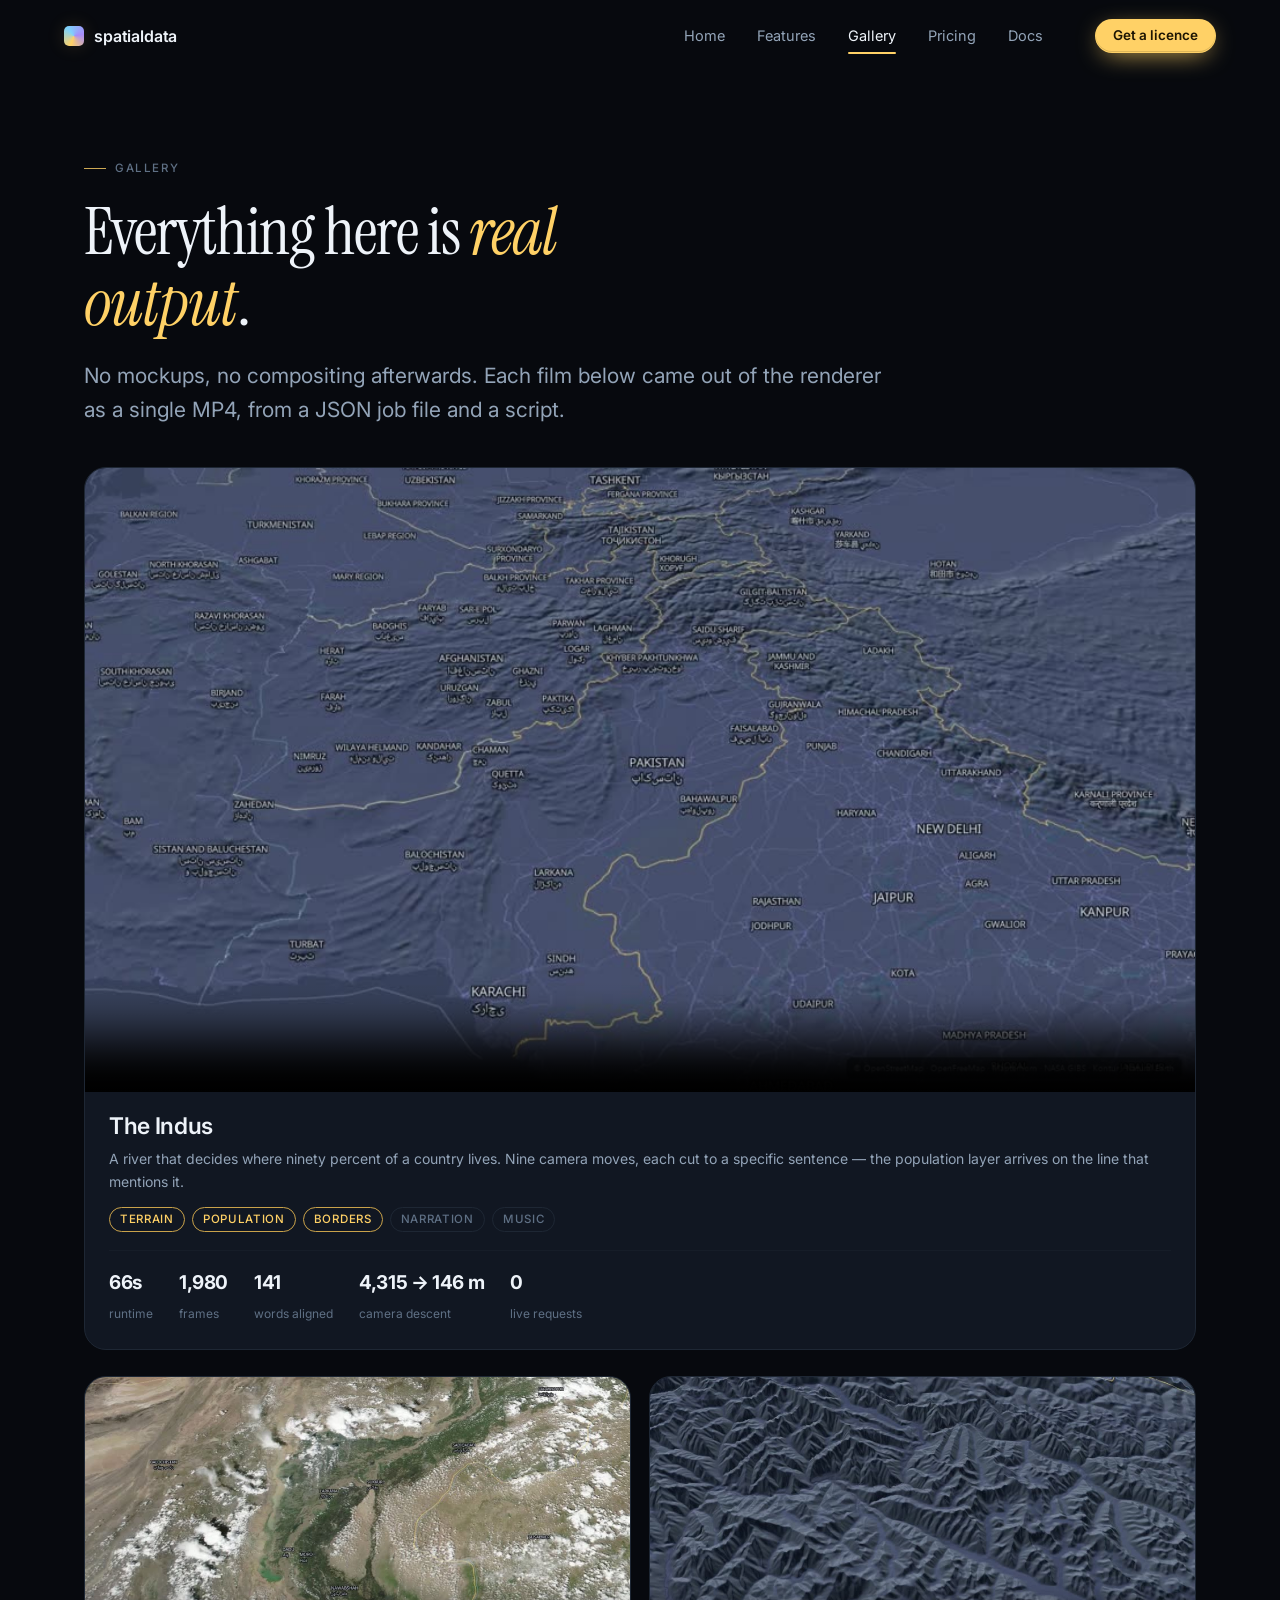
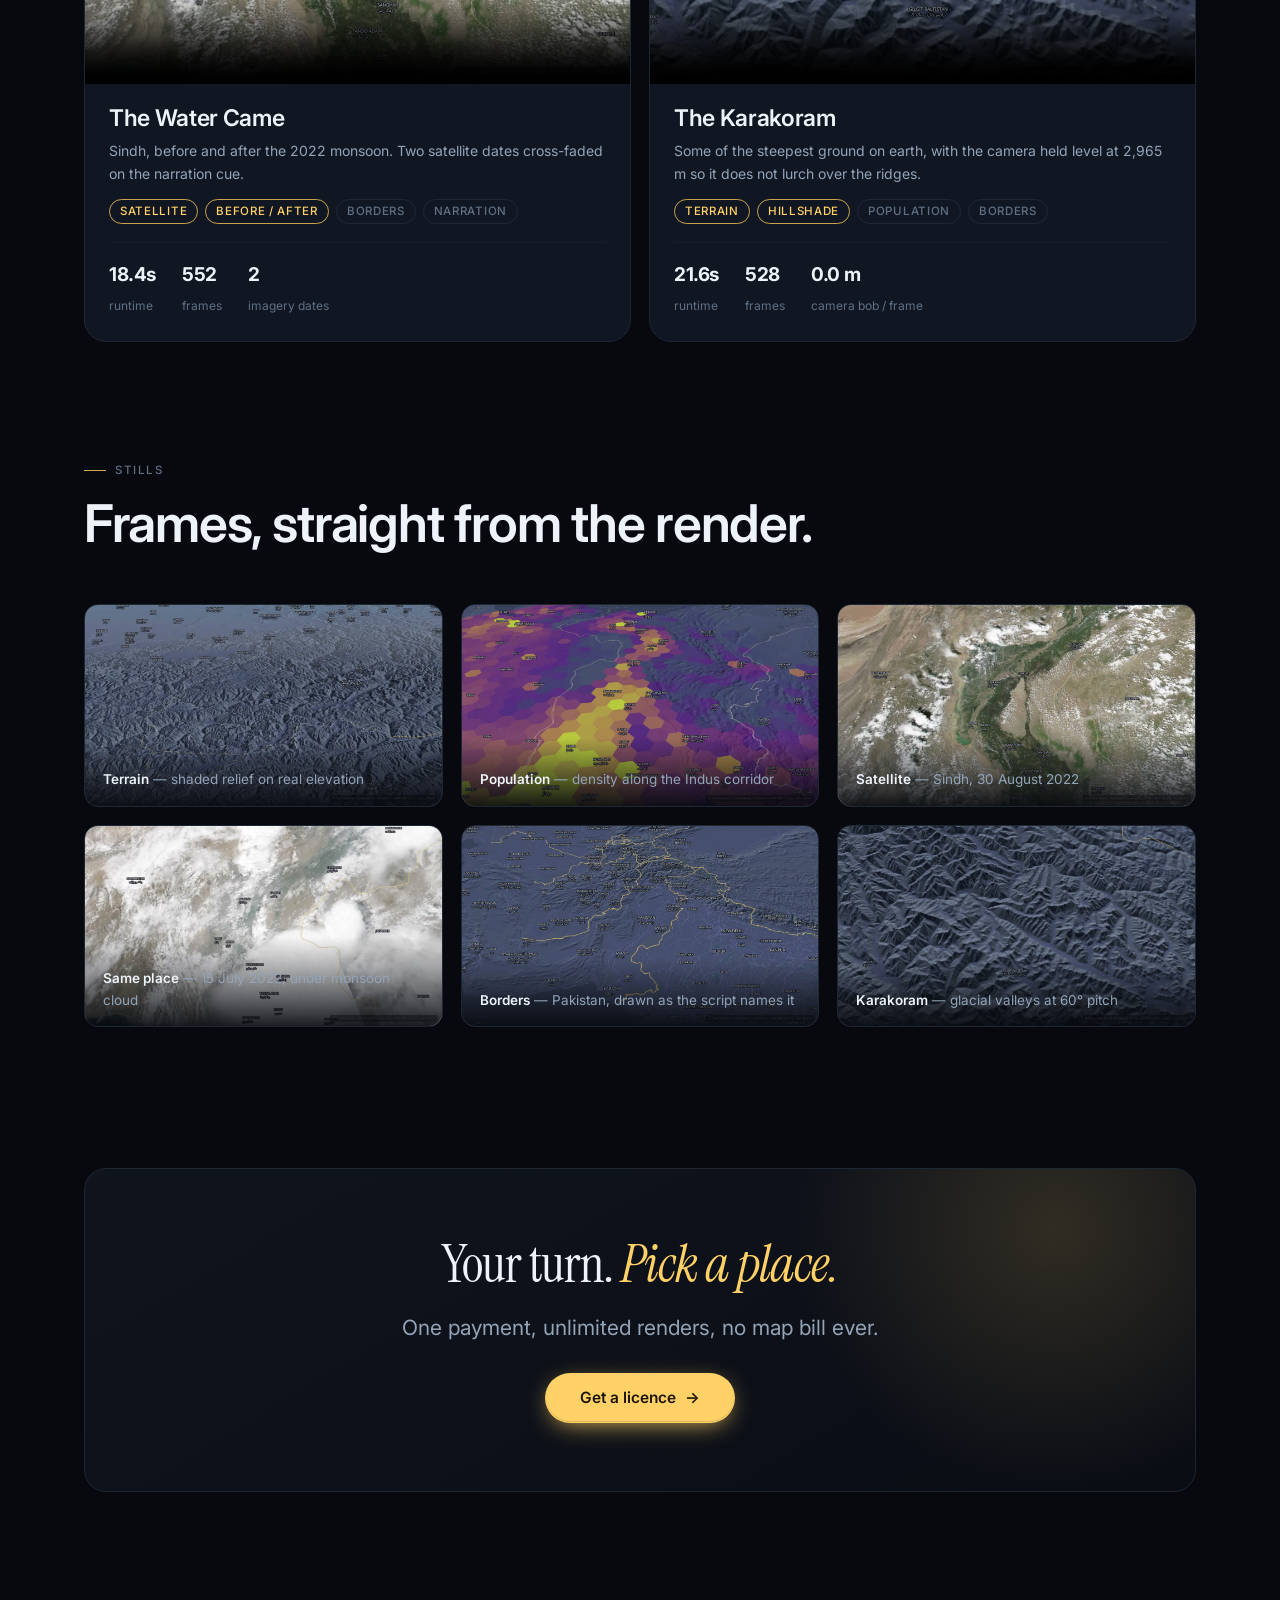
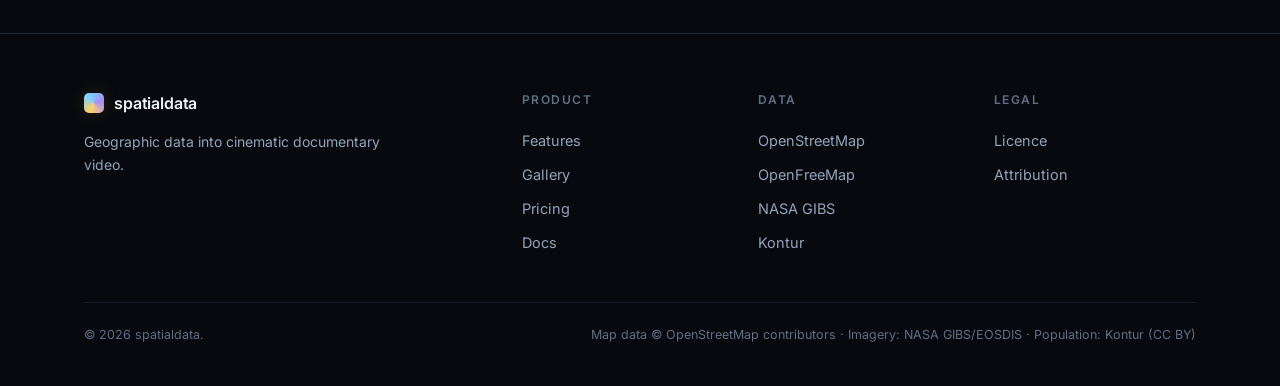
<file: site/gallery.html>
<!DOCTYPE html>
<html lang="en">
<head>
<meta charset="utf-8">
<meta name="viewport" content="width=device-width, initial-scale=1">
<title>Gallery — spatialdata</title>
<meta name="description" content="Films rendered by spatialdata: the Indus, the Karakoram, and the 2022 floods in Sindh. Real output, nothing mocked up.">

<link rel="icon" href="favicon.svg" type="image/svg+xml">
<meta property="og:type" content="website">
<meta property="og:title" content="Gallery — spatialdata">
<meta property="og:description" content="Films rendered by spatialdata: the Indus, the Karakoram, and the 2022 floods in Sindh. Real output.">
<meta property="og:image" content="assets/img/hero-poster.jpg">
<meta name="twitter:card" content="summary_large_image">
<meta name="twitter:title" content="Gallery — spatialdata">
<meta name="twitter:description" content="Films rendered by spatialdata: the Indus, the Karakoram, and the 2022 floods in Sindh. Real output.">
<meta name="twitter:image" content="assets/img/hero-poster.jpg">
<link rel="preconnect" href="https://fonts.googleapis.com">
<link rel="preconnect" href="https://fonts.gstatic.com" crossorigin>
<link href="https://fonts.googleapis.com/css2?family=Inter:wght@400;500;600&family=Instrument+Serif:ital@0;1&display=swap" rel="stylesheet">
<link rel="stylesheet" href="assets/css/site.css">
<style>
  .film { border:1px solid var(--line); border-radius:var(--r-lg); overflow:hidden;
          background:var(--bg-panel); margin-bottom:26px; }
  .film video { width:100%; aspect-ratio:16/9; background:#000; object-fit:cover; }
  .film-meta { padding:22px 24px 24px; }
  .film-meta h3 { margin-bottom:8px; }
  .film-tags { display:flex; flex-wrap:wrap; gap:7px; margin-top:14px; }
  .tag { font:500 11.5px/1 var(--sans); letter-spacing:.06em; text-transform:uppercase;
         padding:6px 10px; border-radius:999px; border:1px solid var(--line);
         color:var(--text-faint); }
  .tag.hi { border-color:var(--accent-deep); color:var(--accent); }
  .film-facts { display:flex; flex-wrap:wrap; gap:26px; margin-top:18px;
                padding-top:16px; border-top:1px solid var(--line-soft); }
  .fact b { display:block; font-size:19px; letter-spacing:-.02em; }
  .fact span { font-size:12px; color:var(--text-faint); }
</style>
</head>
<body>

<header class="nav">
  <a class="brand" href="index.html"><span class="brand-mark"></span> spatialdata</a>
  <button class="nav-burger" aria-label="Menu" aria-expanded="false">≡</button>
  <nav class="nav-links">
    <a href="index.html">Home</a><a href="features.html">Features</a>
    <a href="gallery.html">Gallery</a><a href="pricing.html">Pricing</a><a href="docs.html">Docs</a>
  </nav>
  <a class="btn btn-primary btn-sm nav-cta" href="pricing.html">Get a licence</a>
</header>

<section style="padding-top:150px;padding-bottom:40px">
  <div class="wrap">
    <span class="eyebrow" data-rise>Gallery</span>
    <h1 data-rise class="display" style="font-size:clamp(38px,6vw,66px);margin:18px 0 20px;max-width:20ch">
      Everything here is <em>real output</em>.
    </h1>
    <p class="lede" data-rise>
      No mockups, no compositing afterwards. Each film below came out of the
      renderer as a single MP4, from a JSON job file and a script.
    </p>
  </div>
</section>

<section style="padding-top:0">
  <div class="wrap">

    <article class="film" data-scale>
      <video src="assets/video/indus.mp4" poster="assets/img/poster-indus.jpg"
             controls preload="none" playsinline></video>
      <div class="film-meta">
        <h3>The Indus</h3>
        <p class="small">A river that decides where ninety percent of a country lives.
          Nine camera moves, each cut to a specific sentence — the population layer
          arrives on the line that mentions it.</p>
        <div class="film-tags">
          <span class="tag hi">Terrain</span><span class="tag hi">Population</span>
          <span class="tag hi">Borders</span><span class="tag">Narration</span><span class="tag">Music</span>
        </div>
        <div class="film-facts">
          <div class="fact"><b>66s</b><span>runtime</span></div>
          <div class="fact"><b>1,980</b><span>frames</span></div>
          <div class="fact"><b>141</b><span>words aligned</span></div>
          <div class="fact"><b>4,315 → 146 m</b><span>camera descent</span></div>
          <div class="fact"><b>0</b><span>live requests</span></div>
        </div>
      </div>
    </article>

    <div class="grid g2">
      <article class="film" data-scale>
        <video src="assets/video/flood.mp4" poster="assets/img/poster-flood.jpg"
               controls preload="none" playsinline></video>
        <div class="film-meta">
          <h3>The Water Came</h3>
          <p class="small">Sindh, before and after the 2022 monsoon. Two satellite
            dates cross-faded on the narration cue.</p>
          <div class="film-tags">
            <span class="tag hi">Satellite</span><span class="tag hi">Before / after</span>
            <span class="tag">Borders</span><span class="tag">Narration</span>
          </div>
          <div class="film-facts">
            <div class="fact"><b>18.4s</b><span>runtime</span></div>
            <div class="fact"><b>552</b><span>frames</span></div>
            <div class="fact"><b>2</b><span>imagery dates</span></div>
          </div>
        </div>
      </article>

      <article class="film" data-scale>
        <video src="assets/video/karakoram.mp4" poster="assets/img/poster-karakoram.jpg"
               controls preload="none" playsinline></video>
        <div class="film-meta">
          <h3>The Karakoram</h3>
          <p class="small">Some of the steepest ground on earth, with the camera held
            level at 2,965 m so it does not lurch over the ridges.</p>
          <div class="film-tags">
            <span class="tag hi">Terrain</span><span class="tag hi">Hillshade</span>
            <span class="tag">Population</span><span class="tag">Borders</span>
          </div>
          <div class="film-facts">
            <div class="fact"><b>21.6s</b><span>runtime</span></div>
            <div class="fact"><b>528</b><span>frames</span></div>
            <div class="fact"><b>0.0 m</b><span>camera bob / frame</span></div>
          </div>
        </div>
      </article>
    </div>

    <div class="sec-head" style="margin-top:84px">
      <span class="eyebrow" data-rise>Stills</span>
      <h2 data-rise>Frames, straight from the render.</h2>
    </div>
    <div class="grid g3">
      <figure class="shot" data-scale><img src="assets/img/shot-terrain.jpg" alt="Alpine terrain" loading="lazy">
        <figcaption><b>Terrain</b> — shaded relief on real elevation</figcaption></figure>
      <figure class="shot" data-scale><img src="assets/img/shot-population.jpg" alt="Population hexagons" loading="lazy">
        <figcaption><b>Population</b> — density along the Indus corridor</figcaption></figure>
      <figure class="shot" data-scale><img src="assets/img/shot-satellite.jpg" alt="Satellite imagery" loading="lazy">
        <figcaption><b>Satellite</b> — Sindh, 30 August 2022</figcaption></figure>
      <figure class="shot" data-scale><img src="assets/img/shot-before.jpg" alt="Satellite imagery before" loading="lazy">
        <figcaption><b>Same place</b> — 15 July 2022, under monsoon cloud</figcaption></figure>
      <figure class="shot" data-scale><img src="assets/img/shot-borders.jpg" alt="Borders over terrain" loading="lazy">
        <figcaption><b>Borders</b> — Pakistan, drawn as the script names it</figcaption></figure>
      <figure class="shot" data-scale><img src="assets/img/hero-poster.jpg" alt="Karakoram ridges" loading="lazy">
        <figcaption><b>Karakoram</b> — glacial valleys at 60° pitch</figcaption></figure>
    </div>
  </div>
</section>

<section style="padding-top:0">
  <div class="wrap">
    <div class="cta-band center" data-scale>
      <h2 class="display" style="position:relative">Your turn. <em>Pick a place.</em></h2>
      <p class="lede" style="margin:18px auto 28px;position:relative">
        One payment, unlimited renders, no map bill ever.
      </p>
      <a class="btn btn-primary btn-lg" href="pricing.html" style="position:relative">Get a licence <span class="arr">→</span></a>
    </div>
  </div>
</section>

<footer>
  <div class="wrap">
    <div class="foot-grid">
      <div><a class="brand" href="index.html"><span class="brand-mark"></span> spatialdata</a>
        <p class="small" style="margin-top:14px;max-width:34ch">Geographic data into cinematic documentary video.</p></div>
      <div><h4>Product</h4><nav><a href="features.html">Features</a><a href="gallery.html">Gallery</a>
        <a href="pricing.html">Pricing</a><a href="docs.html">Docs</a></nav></div>
      <div><h4>Data</h4><nav><a href="https://openstreetmap.org" rel="noopener">OpenStreetMap</a>
        <a href="https://openfreemap.org" rel="noopener">OpenFreeMap</a>
        <a href="https://nasa.gov" rel="noopener">NASA GIBS</a>
        <a href="https://data.humdata.org" rel="noopener">Kontur</a></nav></div>
      <div><h4>Legal</h4><nav><a href="docs.html#licence">Licence</a><a href="docs.html#attribution">Attribution</a></nav></div>
    </div>
    <div class="foot-base">
      <span class="tiny">© <span data-year>2026</span> spatialdata.</span>
      <span class="tiny">Map data © OpenStreetMap contributors · Imagery: NASA GIBS/EOSDIS · Population: Kontur (CC BY)</span>
    </div>
  </div>
</footer>

<script src="assets/js/site.js"></script>
</body>
</html>
</file>
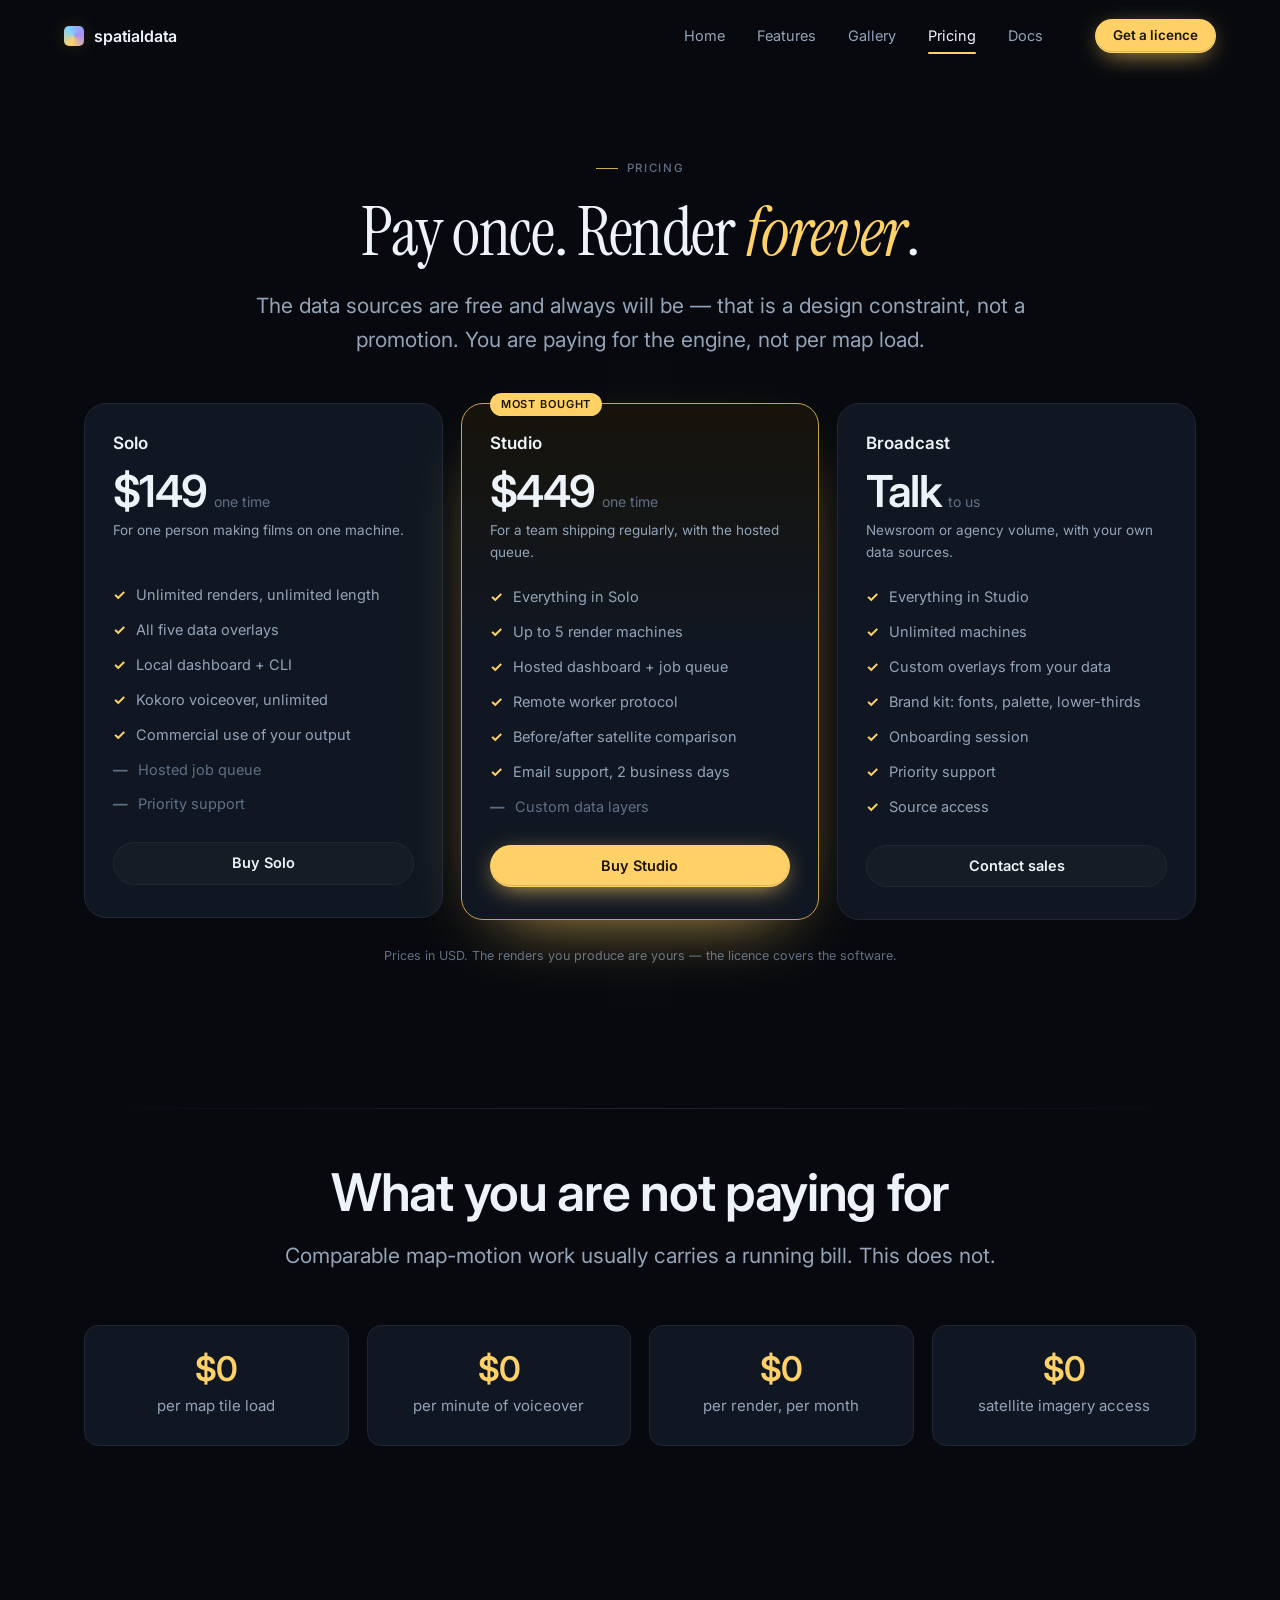
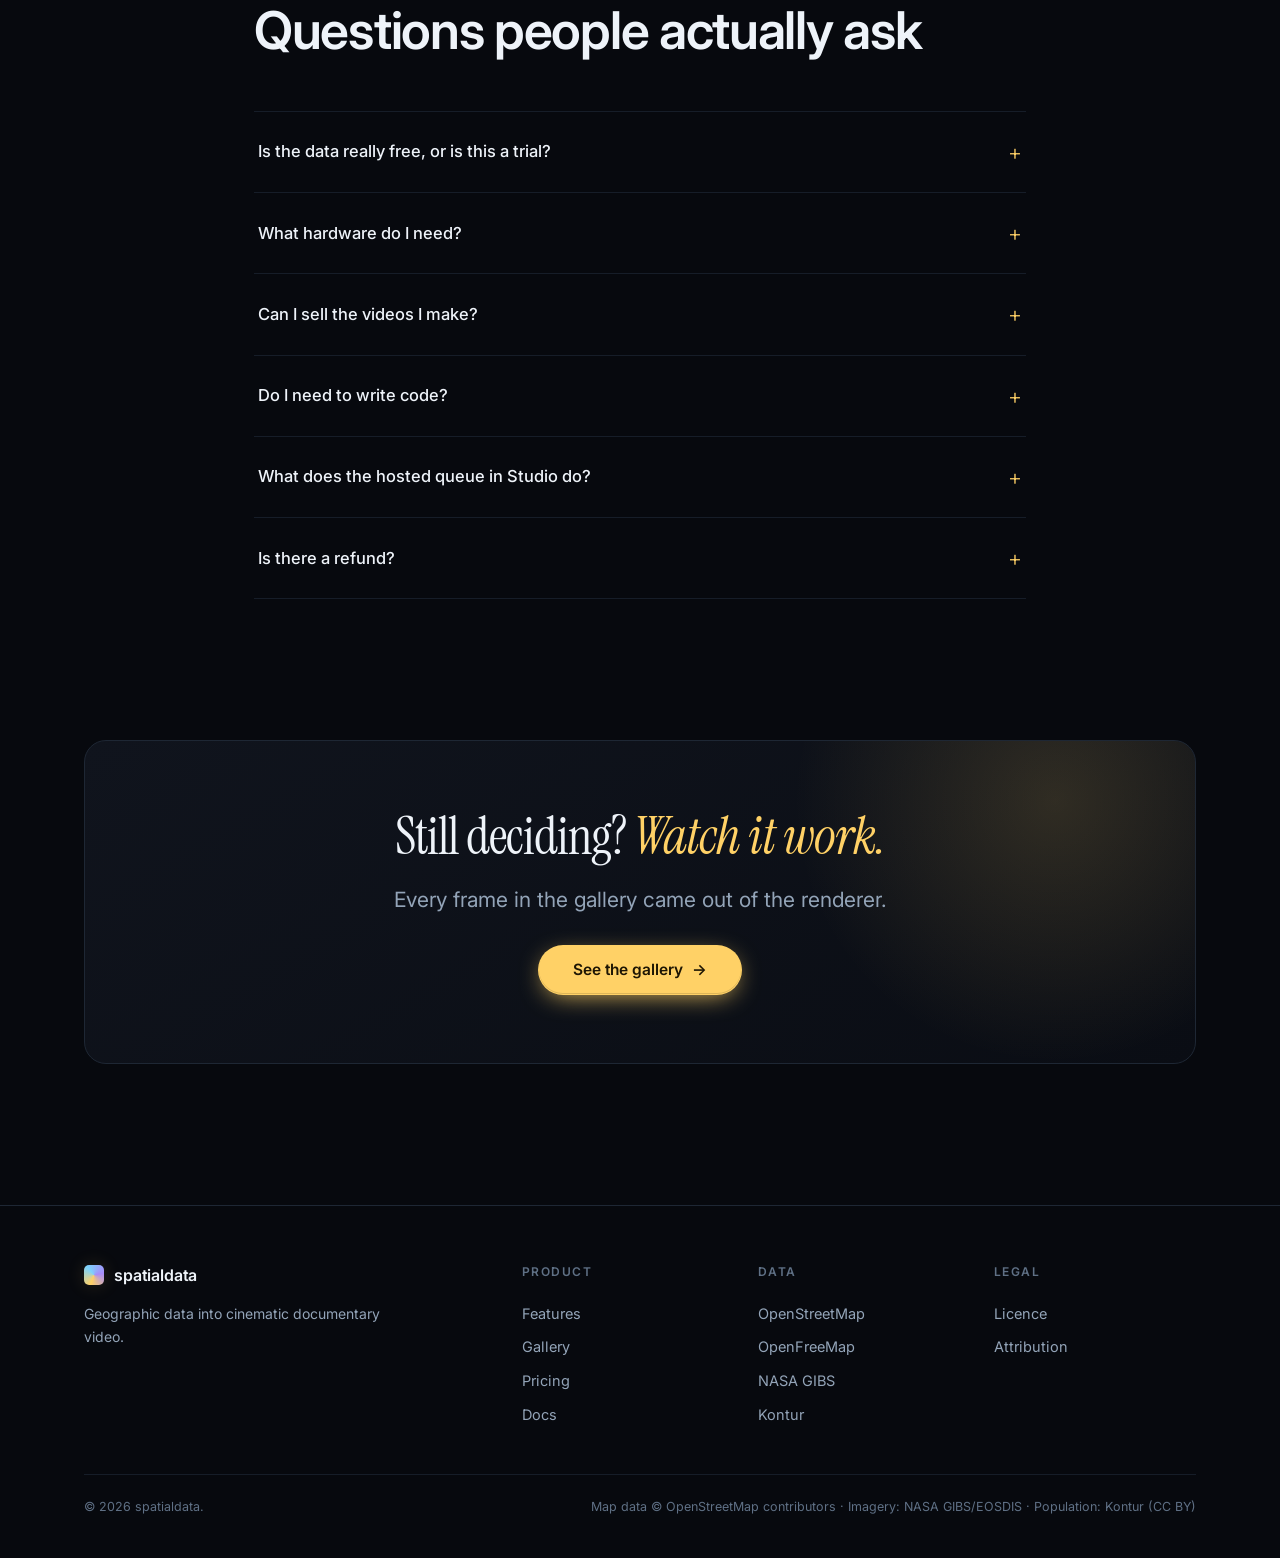
<file: site/pricing.html>
<!DOCTYPE html>
<html lang="en">
<head>
<meta charset="utf-8">
<meta name="viewport" content="width=device-width, initial-scale=1">
<title>Pricing — spatialdata</title>
<meta name="description" content="One payment, unlimited renders. No per-map fees, no seat metering, no subscription to a map provider.">

<link rel="icon" href="favicon.svg" type="image/svg+xml">
<meta property="og:type" content="website">
<meta property="og:title" content="Pricing — spatialdata">
<meta property="og:description" content="One payment, unlimited renders. No per-map fees and no subscription to a map provider.">
<meta property="og:image" content="assets/img/hero-poster.jpg">
<meta name="twitter:card" content="summary_large_image">
<meta name="twitter:title" content="Pricing — spatialdata">
<meta name="twitter:description" content="One payment, unlimited renders. No per-map fees and no subscription to a map provider.">
<meta name="twitter:image" content="assets/img/hero-poster.jpg">
<link rel="preconnect" href="https://fonts.googleapis.com">
<link rel="preconnect" href="https://fonts.gstatic.com" crossorigin>
<link href="https://fonts.googleapis.com/css2?family=Inter:wght@400;500;600&family=Instrument+Serif:ital@0;1&display=swap" rel="stylesheet">
<link rel="stylesheet" href="assets/css/site.css">
</head>
<body>

<header class="nav">
  <a class="brand" href="index.html"><span class="brand-mark"></span> spatialdata</a>
  <button class="nav-burger" aria-label="Menu" aria-expanded="false">≡</button>
  <nav class="nav-links">
    <a href="index.html">Home</a><a href="features.html">Features</a>
    <a href="gallery.html">Gallery</a><a href="pricing.html">Pricing</a><a href="docs.html">Docs</a>
  </nav>
  <a class="btn btn-primary btn-sm nav-cta" href="#tiers">Get a licence</a>
</header>

<section style="padding:150px 0 46px">
  <div class="wrap center">
    <span class="eyebrow" data-rise style="justify-content:center">Pricing</span>
    <h1 data-rise class="display" style="font-size:clamp(38px,6vw,68px);margin:18px 0 20px">
      Pay once. Render <em>forever</em>.
    </h1>
    <p class="lede" data-rise style="margin:0 auto">
      The data sources are free and always will be — that is a design constraint,
      not a promotion. You are paying for the engine, not per map load.
    </p>
  </div>
</section>

<section id="tiers" style="padding-top:0">
  <div class="wrap">
    <div class="price-grid">

      <article class="tier" data-rise>
        <h3>Solo</h3>
        <div class="price"><b>$149</b><span>one time</span></div>
        <p class="note">For one person making films on one machine.</p>
        <ul>
          <li>Unlimited renders, unlimited length</li>
          <li>All five data overlays</li>
          <li>Local dashboard + CLI</li>
          <li>Kokoro voiceover, unlimited</li>
          <li>Commercial use of your output</li>
          <li class="off">Hosted job queue</li>
          <li class="off">Priority support</li>
        </ul>
        <button class="btn btn-ghost" data-plan="solo">Buy Solo</button>
      </article>

      <article class="tier feature" data-rise>
        <span class="tier-flag">Most bought</span>
        <h3>Studio</h3>
        <div class="price"><b>$449</b><span>one time</span></div>
        <p class="note">For a team shipping regularly, with the hosted queue.</p>
        <ul>
          <li>Everything in Solo</li>
          <li>Up to 5 render machines</li>
          <li>Hosted dashboard + job queue</li>
          <li>Remote worker protocol</li>
          <li>Before/after satellite comparison</li>
          <li>Email support, 2 business days</li>
          <li class="off">Custom data layers</li>
        </ul>
        <button class="btn btn-primary" data-plan="studio">Buy Studio</button>
      </article>

      <article class="tier" data-rise>
        <h3>Broadcast</h3>
        <div class="price"><b>Talk</b><span>to us</span></div>
        <p class="note">Newsroom or agency volume, with your own data sources.</p>
        <ul>
          <li>Everything in Studio</li>
          <li>Unlimited machines</li>
          <li>Custom overlays from your data</li>
          <li>Brand kit: fonts, palette, lower-thirds</li>
          <li>Onboarding session</li>
          <li>Priority support</li>
          <li>Source access</li>
        </ul>
        <button class="btn btn-ghost" data-plan="enterprise">Contact sales</button>
      </article>
    </div>

    <p id="checkout-note" class="small center" hidden
       style="margin-top:26px;padding:14px 18px;border:1px solid var(--accent-deep);
              border-radius:var(--r-md);background:#16130a;max-width:70ch;margin-inline:auto"></p>

    <p class="tiny center" style="margin-top:26px">
      Prices in USD. The renders you produce are yours — the licence covers the software.
    </p>
  </div>
</section>

<section style="padding-top:0">
  <div class="wrap">
    <div class="rule" style="margin-bottom:56px"></div>
    <div class="sec-head center" style="margin-inline:auto">
      <h2 data-rise>What you are not paying for</h2>
      <p class="lede" data-rise style="margin-inline:auto">
        Comparable map-motion work usually carries a running bill. This does not.
      </p>
    </div>
    <div class="grid g4">
      <div class="card center" data-rise><div class="stat-n" style="color:var(--accent)">$0</div>
        <p class="small" style="margin-top:8px">per map tile load</p></div>
      <div class="card center" data-rise><div class="stat-n" style="color:var(--accent)">$0</div>
        <p class="small" style="margin-top:8px">per minute of voiceover</p></div>
      <div class="card center" data-rise><div class="stat-n" style="color:var(--accent)">$0</div>
        <p class="small" style="margin-top:8px">per render, per month</p></div>
      <div class="card center" data-rise><div class="stat-n" style="color:var(--accent)">$0</div>
        <p class="small" style="margin-top:8px">satellite imagery access</p></div>
    </div>
  </div>
</section>

<section style="padding-top:0">
  <div class="wrap" style="max-width:900px">
    <div class="sec-head"><h2 data-rise>Questions people actually ask</h2></div>

    <details class="faq" data-rise><summary>Is the data really free, or is this a trial?</summary>
      <div class="ans">Really free. OpenStreetMap basemaps, Mapterhorn terrain, NASA GIBS
        satellite and weather, Kontur population and Natural Earth borders are all
        public or openly licensed and need no key. The engine is built so it cannot
        quietly start calling a metered service — every network read goes through one
        registry with rate limits, and the render loop reads only from local disk.</div></details>

    <details class="faq" data-rise><summary>What hardware do I need?</summary>
      <div class="ans">A machine with a GPU and ffmpeg. It was developed on a Radeon
        RX 6600 XT, where it renders around 9 frames a second at 720p and uses the
        hardware h264 encoder. It runs without a GPU too, on software rendering, but
        expect several times longer.</div></details>

    <details class="faq" data-rise><summary>Can I sell the videos I make?</summary>
      <div class="ans">Yes. The licence covers the software; the output is yours. The
        data licences do carry through, which is why attribution is burned into every
        frame automatically rather than left to you to remember. If you use the bundled
        music, keep the composer credit in your description.</div></details>

    <details class="faq" data-rise><summary>Do I need to write code?</summary>
      <div class="ans">No. The dashboard has a map region picker, place search, overlay
        checkboxes and a narration box. A JSON job file and a CLI are there when you
        want repeatability, but nothing requires them.</div></details>

    <details class="faq" data-rise><summary>What does the hosted queue in Studio do?</summary>
      <div class="ans">It splits the system: a small dashboard runs on a cheap host and
        holds the job queue, while your own machine polls it, renders locally and uploads
        the finished file. Nothing heavy runs on the host, so it stays inside a free tier
        — you get a shareable URL without paying for render compute.</div></details>

    <details class="faq" data-rise><summary>Is there a refund?</summary>
      <div class="ans">Fourteen days, no questions. Render something first — if it does
        not do what you needed, ask and it is returned.</div></details>
  </div>
</section>

<section style="padding-top:0">
  <div class="wrap">
    <div class="cta-band center" data-scale>
      <h2 class="display" style="position:relative">Still deciding? <em>Watch it work.</em></h2>
      <p class="lede" style="margin:18px auto 28px;position:relative">
        Every frame in the gallery came out of the renderer.
      </p>
      <a class="btn btn-primary btn-lg" href="gallery.html" style="position:relative">See the gallery <span class="arr">→</span></a>
    </div>
  </div>
</section>

<footer>
  <div class="wrap">
    <div class="foot-grid">
      <div><a class="brand" href="index.html"><span class="brand-mark"></span> spatialdata</a>
        <p class="small" style="margin-top:14px;max-width:34ch">Geographic data into cinematic documentary video.</p></div>
      <div><h4>Product</h4><nav><a href="features.html">Features</a><a href="gallery.html">Gallery</a>
        <a href="pricing.html">Pricing</a><a href="docs.html">Docs</a></nav></div>
      <div><h4>Data</h4><nav><a href="https://openstreetmap.org" rel="noopener">OpenStreetMap</a>
        <a href="https://openfreemap.org" rel="noopener">OpenFreeMap</a>
        <a href="https://nasa.gov" rel="noopener">NASA GIBS</a>
        <a href="https://data.humdata.org" rel="noopener">Kontur</a></nav></div>
      <div><h4>Legal</h4><nav><a href="docs.html#licence">Licence</a><a href="docs.html#attribution">Attribution</a></nav></div>
    </div>
    <div class="foot-base">
      <span class="tiny">© <span data-year>2026</span> spatialdata.</span>
      <span class="tiny">Map data © OpenStreetMap contributors · Imagery: NASA GIBS/EOSDIS · Population: Kontur (CC BY)</span>
    </div>
  </div>
</footer>

<script src="assets/js/site.js"></script>
</body>
</html>
</file>
<file: site/assets/css/site.css>
/* ============================================================================
   spatialdata — marketing site
   Design system + motion engine. No framework, no build step, matching the
   product's own plain-JS dashboard.
   ========================================================================= */

:root {
  /* Palette lifted from the renderer's own output so the site and the
     product it sells look like the same object. */
  --bg:          #07090e;
  --bg-raise:    #0d1119;
  --bg-panel:    #111722;
  --bg-hover:    #18202d;
  --line:        #1e2734;
  --line-soft:   #161d28;

  --text:        #eef3f9;
  --text-dim:    #93a4b8;
  --text-faint:  #5f7085;

  --accent:      #ffd166;      /* the border-overlay amber */
  --accent-deep: #c9a24a;
  --accent-glow: #ffd16626;
  --cool:        #7dd3fc;
  --violet:      #a78bfa;
  --ok:          #4ade80;

  --r-sm: 8px;
  --r-md: 14px;
  --r-lg: 22px;

  --pad: clamp(20px, 5vw, 88px);
  --maxw: 1240px;

  --ease-out: cubic-bezier(.16, 1, .3, 1);
  --ease-io:  cubic-bezier(.65, 0, .35, 1);

  --sans: "Inter", -apple-system, "Segoe UI", Roboto, Helvetica, Arial, sans-serif;
  --serif: "Instrument Serif", "Iowan Old Style", Georgia, serif;
  --mono: ui-monospace, "Cascadia Mono", "SF Mono", Menlo, Consolas, monospace;
}

* { box-sizing: border-box; margin: 0; padding: 0; }
html { scroll-behavior: smooth; -webkit-text-size-adjust: 100%; }
@media (prefers-reduced-motion: reduce) { html { scroll-behavior: auto; } }

body {
  background: var(--bg);
  color: var(--text);
  font: 400 16px/1.65 var(--sans);
  -webkit-font-smoothing: antialiased;
  overflow-x: hidden;
}

img, video { display: block; max-width: 100%; }
a { color: inherit; text-decoration: none; }

.wrap { width: 100%; max-width: var(--maxw); margin: 0 auto; padding: 0 var(--pad); }
.center { text-align: center; }

/* ---------------------------------------------------------------- type --- */
h1, h2, h3 { font-weight: 600; letter-spacing: -.025em; line-height: 1.08; }
h1 { font-size: clamp(40px, 7.2vw, 82px); }
h2 { font-size: clamp(30px, 4.4vw, 52px); }
h3 { font-size: clamp(19px, 2vw, 23px); letter-spacing: -.015em; }

.display { font-family: var(--serif); font-weight: 400; letter-spacing: -.02em; }
.display em { font-style: italic; color: var(--accent); }

.lede { font-size: clamp(17px, 1.8vw, 21px); color: var(--text-dim); line-height: 1.62; max-width: 62ch; }
.small { font-size: 14px; color: var(--text-dim); }
.tiny { font-size: 12.5px; color: var(--text-faint); }
.mono { font-family: var(--mono); font-size: .92em; }

.eyebrow {
  display: inline-flex; align-items: center; gap: 9px;
  font-size: 11.5px; font-weight: 500; letter-spacing: .14em; text-transform: uppercase;
  color: var(--text-faint);
}
.eyebrow::before {
  content: ""; width: 22px; height: 1px; background: var(--accent); opacity: .8;
}

.grad-text {
  background: linear-gradient(96deg, #fff 6%, var(--accent) 52%, var(--cool) 96%);
  -webkit-background-clip: text; background-clip: text; color: transparent;
}

/* ---------------------------------------------------------------- nav ---- */
.nav {
  position: fixed; inset: 0 0 auto 0; z-index: 90;
  display: flex; align-items: center; gap: 28px;
  padding: 16px var(--pad);
  transition: background .35s var(--ease-out), border-color .35s, backdrop-filter .35s;
  border-bottom: 1px solid transparent;
}
.nav.stuck {
  background: #07090ecc; backdrop-filter: blur(14px) saturate(140%);
  border-bottom-color: var(--line);
}
.brand { display: flex; align-items: center; gap: 10px; font-weight: 600; letter-spacing: -.01em; }
.brand-mark {
  width: 20px; height: 20px; border-radius: 5px;
  background: conic-gradient(from 200deg, var(--accent), var(--cool), var(--violet), var(--accent));
  box-shadow: 0 0 18px var(--accent-glow);
  animation: spin 14s linear infinite;
}
@keyframes spin { to { transform: rotate(360deg); } }

.nav-links { display: flex; gap: 4px; margin-left: auto; }
.nav-links a {
  position: relative; padding: 8px 14px; border-radius: var(--r-sm);
  font-size: 14.5px; color: var(--text-dim); transition: color .2s, background .2s;
}
.nav-links a:hover { color: var(--text); background: var(--bg-hover); }
.nav-links a.active { color: var(--text); }
.nav-links a.active::after {
  content: ""; position: absolute; left: 14px; right: 14px; bottom: 2px;
  height: 1.5px; background: var(--accent); border-radius: 2px;
}
.nav-cta { margin-left: 10px; }
.nav-burger { display: none; margin-left: auto; background: none; border: 0; color: var(--text); font-size: 22px; cursor: pointer; }

@media (max-width: 860px) {
  .nav-links {
    position: fixed; inset: 60px 0 auto 0; flex-direction: column; gap: 0;
    background: #0a0d13f2; backdrop-filter: blur(16px);
    border-bottom: 1px solid var(--line); padding: 10px var(--pad) 20px;
    transform: translateY(-12px); opacity: 0; pointer-events: none;
    transition: opacity .25s, transform .25s var(--ease-out);
  }
  .nav-links.open { opacity: 1; transform: none; pointer-events: auto; }
  .nav-links a { padding: 13px 4px; font-size: 16px; }
  .nav-burger { display: block; }
  .nav-cta { display: none; }
}

/* -------------------------------------------------------------- buttons -- */
.btn {
  display: inline-flex; align-items: center; justify-content: center; gap: 9px;
  padding: 13px 26px; border-radius: 999px; border: 1px solid transparent;
  font: 600 14.5px/1 var(--sans); cursor: pointer; white-space: nowrap;
  transition: transform .22s var(--ease-out), box-shadow .22s, background .22s, border-color .22s, color .22s;
}
.btn:active { transform: translateY(1px) scale(.985); }

.btn-primary {
  background: var(--accent); color: #1d1503;
  box-shadow: 0 6px 26px -8px var(--accent), inset 0 -1px 0 #0002;
}
.btn-primary:hover { background: #ffdd8c; box-shadow: 0 12px 40px -10px var(--accent); transform: translateY(-2px); }

.btn-ghost { border-color: var(--line); color: var(--text); background: #ffffff05; }
.btn-ghost:hover { border-color: #38455a; background: var(--bg-hover); transform: translateY(-2px); }

.btn-lg { padding: 16px 34px; font-size: 15.5px; }
.btn-sm { padding: 9px 17px; font-size: 13.5px; }

.btn .arr { transition: transform .25s var(--ease-out); }
.btn:hover .arr { transform: translateX(4px); }

/* --------------------------------------------------------------- hero ---- */
.hero { position: relative; min-height: 100svh; display: flex; align-items: center; overflow: hidden; }
.hero-media { position: absolute; inset: 0; z-index: 0; }
.hero-media video, .hero-media img {
  width: 100%; height: 100%; object-fit: cover;
  /* Parallax is driven from JS on --py so it stays cheap and GPU-composited. */
  transform: translate3d(0, var(--py, 0px), 0) scale(1.08);
  will-change: transform;
  /* The source footage is a dark basemap; lift it so the ridgelines survive
     the gradient scrim that keeps the headline legible. */
  filter: brightness(1.5) contrast(1.06) saturate(1.1);
}
.hero-media::after {
  content: ""; position: absolute; inset: 0;
  background:
    radial-gradient(126% 88% at 24% 44%, #07090e00 0%, #07090e8c 50%, #07090ee8 80%),
    linear-gradient(180deg, #07090ea6 0%, #07090e0d 30%, #07090e 97%);
}
.hero-inner { position: relative; z-index: 2; padding: 132px 0 88px; }
.hero h1 { max-width: 17ch; margin: 18px 0 22px; }
.hero .lede { max-width: 54ch; }
.hero-actions { display: flex; flex-wrap: wrap; gap: 13px; margin-top: 34px; }

.hero-stats {
  display: flex; flex-wrap: wrap; gap: 38px; margin-top: 62px;
  padding-top: 26px; border-top: 1px solid var(--line-soft);
}
.stat-n { font: 600 clamp(24px, 3vw, 34px)/1 var(--sans); letter-spacing: -.03em; }
.stat-l { font-size: 12.5px; color: var(--text-faint); margin-top: 7px; letter-spacing: .03em; }

.scroll-hint {
  position: absolute; left: 50%; bottom: 26px; z-index: 3; translate: -50% 0;
  display: flex; flex-direction: column; align-items: center; gap: 8px;
  font-size: 11px; letter-spacing: .16em; text-transform: uppercase; color: var(--text-faint);
}
.scroll-hint i { width: 1px; height: 34px; background: linear-gradient(var(--accent), transparent); animation: drop 1.9s var(--ease-io) infinite; }
@keyframes drop { 0% { transform: scaleY(0); transform-origin: top; } 50% { transform: scaleY(1); transform-origin: top; } 51% { transform-origin: bottom; } 100% { transform: scaleY(0); transform-origin: bottom; } }

/* ------------------------------------------------------------ sections --- */
section { position: relative; padding: clamp(72px, 11vw, 148px) 0; }
.sec-head { max-width: 74ch; margin-bottom: 52px; }
.sec-head h2 { margin: 16px 0 18px; }

.rule { height: 1px; background: linear-gradient(90deg, transparent, var(--line), transparent); }

/* --------------------------------------------------------------- grid ---- */
.grid { display: grid; gap: 18px; }
.g2 { grid-template-columns: repeat(2, 1fr); }
.g3 { grid-template-columns: repeat(3, 1fr); }
.g4 { grid-template-columns: repeat(4, 1fr); }
@media (max-width: 980px) { .g3, .g4 { grid-template-columns: repeat(2, 1fr); } }
@media (max-width: 660px) { .g2, .g3, .g4 { grid-template-columns: 1fr; } }

.card {
  position: relative; background: var(--bg-panel); border: 1px solid var(--line);
  border-radius: var(--r-md); padding: 26px;
  transition: transform .32s var(--ease-out), border-color .32s, background .32s;
  overflow: hidden;
}
.card::before {
  /* Cursor-tracked sheen; --mx/--my set in JS. */
  content: ""; position: absolute; inset: 0; opacity: 0; transition: opacity .35s;
  background: radial-gradient(320px circle at var(--mx, 50%) var(--my, 0%), #ffd1660f, transparent 62%);
}
.card:hover { transform: translateY(-4px); border-color: #2c3a4d; background: var(--bg-hover); }
.card:hover::before { opacity: 1; }
.card h3 { margin-bottom: 10px; }
.card p { color: var(--text-dim); font-size: 15px; }

.card-ico {
  width: 38px; height: 38px; border-radius: 10px; margin-bottom: 16px;
  display: grid; place-items: center; font-size: 18px;
  background: linear-gradient(150deg, #ffd16620, #7dd3fc12);
  border: 1px solid var(--line);
}

/* -------------------------------------------------------------- shots ---- */
.shot {
  position: relative; border-radius: var(--r-md); overflow: hidden;
  border: 1px solid var(--line); background: var(--bg-panel);
}
.shot img { width: 100%; aspect-ratio: 16/9; object-fit: cover; transition: transform .8s var(--ease-out); }
.shot:hover img { transform: scale(1.045); }
.shot figcaption {
  position: absolute; inset: auto 0 0 0; padding: 30px 18px 15px;
  background: linear-gradient(transparent, #07090ee8);
  font-size: 13.5px; color: var(--text-dim);
}
.shot figcaption b { color: var(--text); font-weight: 600; }

/* --------------------------------------------------------------- steps --- */
.steps { counter-reset: s; display: grid; gap: 2px; }
.step {
  display: grid; grid-template-columns: 62px 1fr; gap: 22px; align-items: start;
  padding: 26px 4px; border-top: 1px solid var(--line-soft);
}
.step:last-child { border-bottom: 1px solid var(--line-soft); }
.step::before {
  counter-increment: s; content: counter(s, decimal-leading-zero);
  font: 500 13px/1 var(--mono); color: var(--accent); padding-top: 5px; letter-spacing: .05em;
}
.step h3 { margin-bottom: 7px; }
.step p { color: var(--text-dim); font-size: 15px; max-width: 68ch; }

/* --------------------------------------------------------------- code ---- */
.code {
  background: #05070b; border: 1px solid var(--line); border-radius: var(--r-md);
  padding: 20px 22px; overflow-x: auto;
  font: 13px/1.72 var(--mono); color: #cbd8e6;
}
.code .c { color: var(--text-faint); }
.code .k { color: var(--accent); }
.code .s { color: #93e6a4; }
.code .n { color: var(--cool); }

/* ------------------------------------------------------------- pricing --- */
.price-grid { display: grid; grid-template-columns: repeat(3, 1fr); gap: 18px; align-items: start; }
@media (max-width: 940px) { .price-grid { grid-template-columns: 1fr; max-width: 480px; margin: 0 auto; } }

.tier {
  position: relative; background: var(--bg-panel); border: 1px solid var(--line);
  border-radius: var(--r-lg); padding: 30px 28px 32px;
  transition: transform .32s var(--ease-out), border-color .32s;
}
.tier:hover { transform: translateY(-5px); border-color: #2c3a4d; }
.tier.feature {
  border-color: var(--accent-deep);
  background: linear-gradient(180deg, #16130a, var(--bg-panel) 46%);
  box-shadow: 0 26px 70px -40px var(--accent);
}
.tier-flag {
  position: absolute; top: -11px; left: 28px;
  background: var(--accent); color: #1d1503; font: 600 11px/1 var(--sans);
  letter-spacing: .08em; text-transform: uppercase; padding: 6px 11px; border-radius: 999px;
}
.tier h3 { font-size: 17px; letter-spacing: 0; }
.tier .price { display: flex; align-items: baseline; gap: 7px; margin: 16px 0 6px; }
.tier .price b { font: 600 44px/1 var(--sans); letter-spacing: -.035em; }
.tier .price span { color: var(--text-faint); font-size: 14px; }
.tier .note { font-size: 13.5px; color: var(--text-dim); min-height: 42px; }
.tier ul { list-style: none; margin: 22px 0 26px; display: grid; gap: 11px; }
.tier li { display: flex; gap: 10px; font-size: 14.5px; color: var(--text-dim); align-items: flex-start; }
.tier li::before { content: "✓"; color: var(--accent); font-weight: 700; flex-shrink: 0; }
.tier li.off { color: var(--text-faint); }
.tier li.off::before { content: "—"; color: var(--text-faint); }
.tier .btn { width: 100%; }

/* ---------------------------------------------------------------- faq ---- */
.faq { border-top: 1px solid var(--line-soft); }
.faq:last-of-type { border-bottom: 1px solid var(--line-soft); }
.faq summary {
  display: flex; align-items: center; gap: 16px; padding: 22px 4px;
  cursor: pointer; list-style: none; font-weight: 500; font-size: 16.5px;
}
.faq summary::-webkit-details-marker { display: none; }
.faq summary::after {
  content: "+"; margin-left: auto; color: var(--accent); font-size: 22px; font-weight: 300;
  transition: transform .3s var(--ease-out);
}
.faq[open] summary::after { transform: rotate(45deg); }
.faq .ans { padding: 0 4px 24px; color: var(--text-dim); font-size: 15px; max-width: 78ch; }

/* -------------------------------------------------------------- marquee -- */
.marquee { overflow: hidden; border-block: 1px solid var(--line-soft); padding: 17px 0; }
.marquee-row { display: flex; gap: 46px; width: max-content; animation: slide 34s linear infinite; }
.marquee:hover .marquee-row { animation-play-state: paused; }
.marquee span {
  display: inline-flex; align-items: center; gap: 46px;
  font-size: 13px; letter-spacing: .11em; text-transform: uppercase; color: var(--text-faint);
  white-space: nowrap;
}
@keyframes slide { to { transform: translateX(-50%); } }

/* ----------------------------------------------------------------- cta --- */
.cta-band {
  position: relative; overflow: hidden;
  border: 1px solid var(--line); border-radius: var(--r-lg);
  background: linear-gradient(150deg, #10141d, #0a0d14);
  padding: clamp(38px, 6vw, 68px);
}
.cta-band::before {
  content: ""; position: absolute; width: 560px; height: 560px; right: -140px; top: -220px;
  background: radial-gradient(circle, var(--accent-glow), transparent 66%);
  animation: float 11s ease-in-out infinite;
}
@keyframes float { 50% { transform: translate(-32px, 34px) scale(1.12); } }

/* -------------------------------------------------------------- footer --- */
footer { border-top: 1px solid var(--line); padding: 56px 0 40px; }
.foot-grid { display: grid; grid-template-columns: 2fr 1fr 1fr 1fr; gap: 34px; }
@media (max-width: 800px) { .foot-grid { grid-template-columns: 1fr 1fr; } }
footer h4 { font-size: 12px; letter-spacing: .12em; text-transform: uppercase; color: var(--text-faint); margin-bottom: 15px; font-weight: 600; }
footer nav a { display: block; padding: 5px 0; color: var(--text-dim); font-size: 14.5px; transition: color .2s; }
footer nav a:hover { color: var(--accent); }
.foot-base { margin-top: 42px; padding-top: 22px; border-top: 1px solid var(--line-soft); display: flex; flex-wrap: wrap; gap: 14px; justify-content: space-between; }

/* -------------------------------------------------------------- motion --- */
/* Scroll reveal. Elements start displaced and settle when they enter view;
   the stagger index is set per element in JS. */
[data-rise] {
  opacity: 0; transform: translateY(26px);
  transition: opacity .78s var(--ease-out), transform .78s var(--ease-out);
  transition-delay: calc(var(--i, 0) * 78ms);
}
[data-rise].in { opacity: 1; transform: none; }

[data-scale] {
  opacity: 0; transform: scale(.965);
  transition: opacity .9s var(--ease-out), transform .9s var(--ease-out);
  transition-delay: calc(var(--i, 0) * 78ms);
}
[data-scale].in { opacity: 1; transform: none; }

/* Line-by-line headline reveal. */
.reveal-line { display: block; overflow: hidden; }
.reveal-line > span {
  display: block; transform: translateY(105%);
  transition: transform .95s var(--ease-out);
  transition-delay: calc(var(--i, 0) * 95ms);
}
.reveal-line.in > span { transform: none; }

@media (prefers-reduced-motion: reduce) {
  *, *::before, *::after { animation-duration: .01ms !important; animation-iteration-count: 1 !important; transition-duration: .01ms !important; }
  [data-rise], [data-scale] { opacity: 1; transform: none; }
  .reveal-line > span { transform: none; }
  .hero-media video, .hero-media img { transform: none; }
}
</file>
